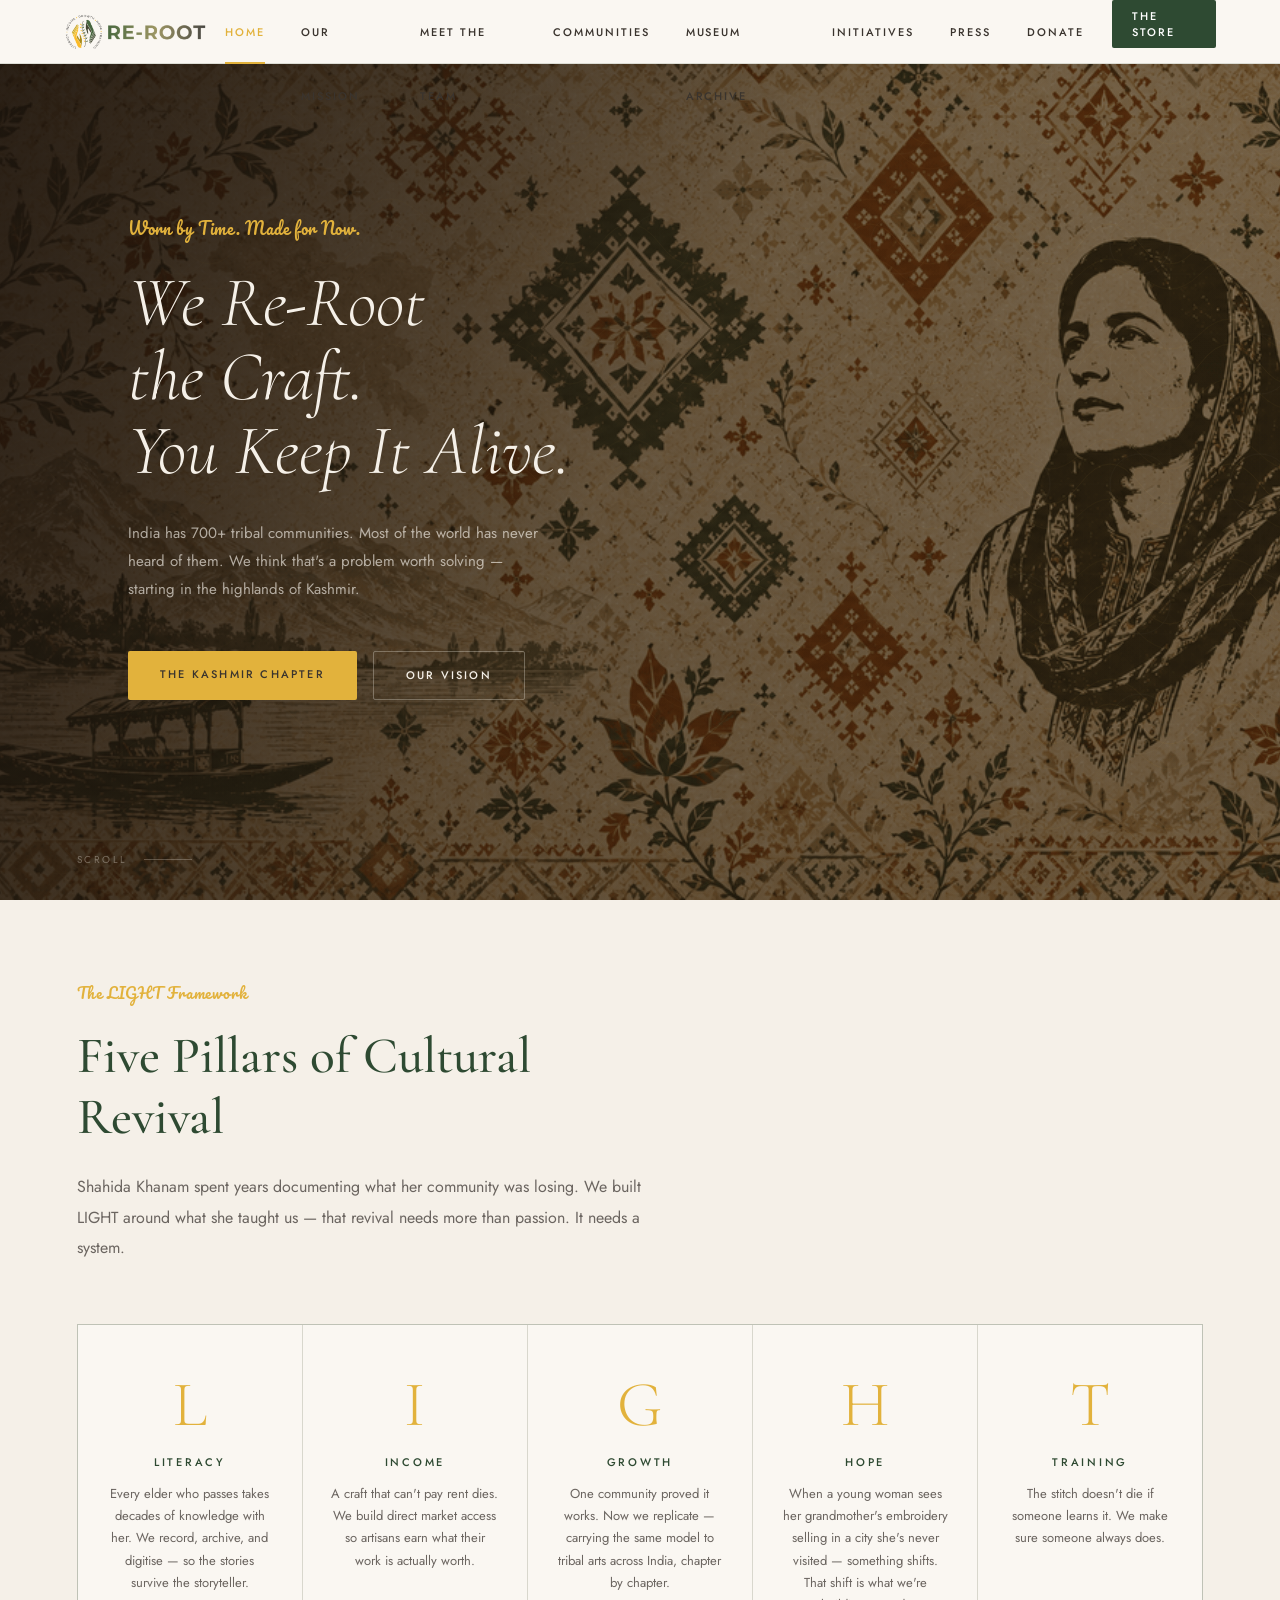
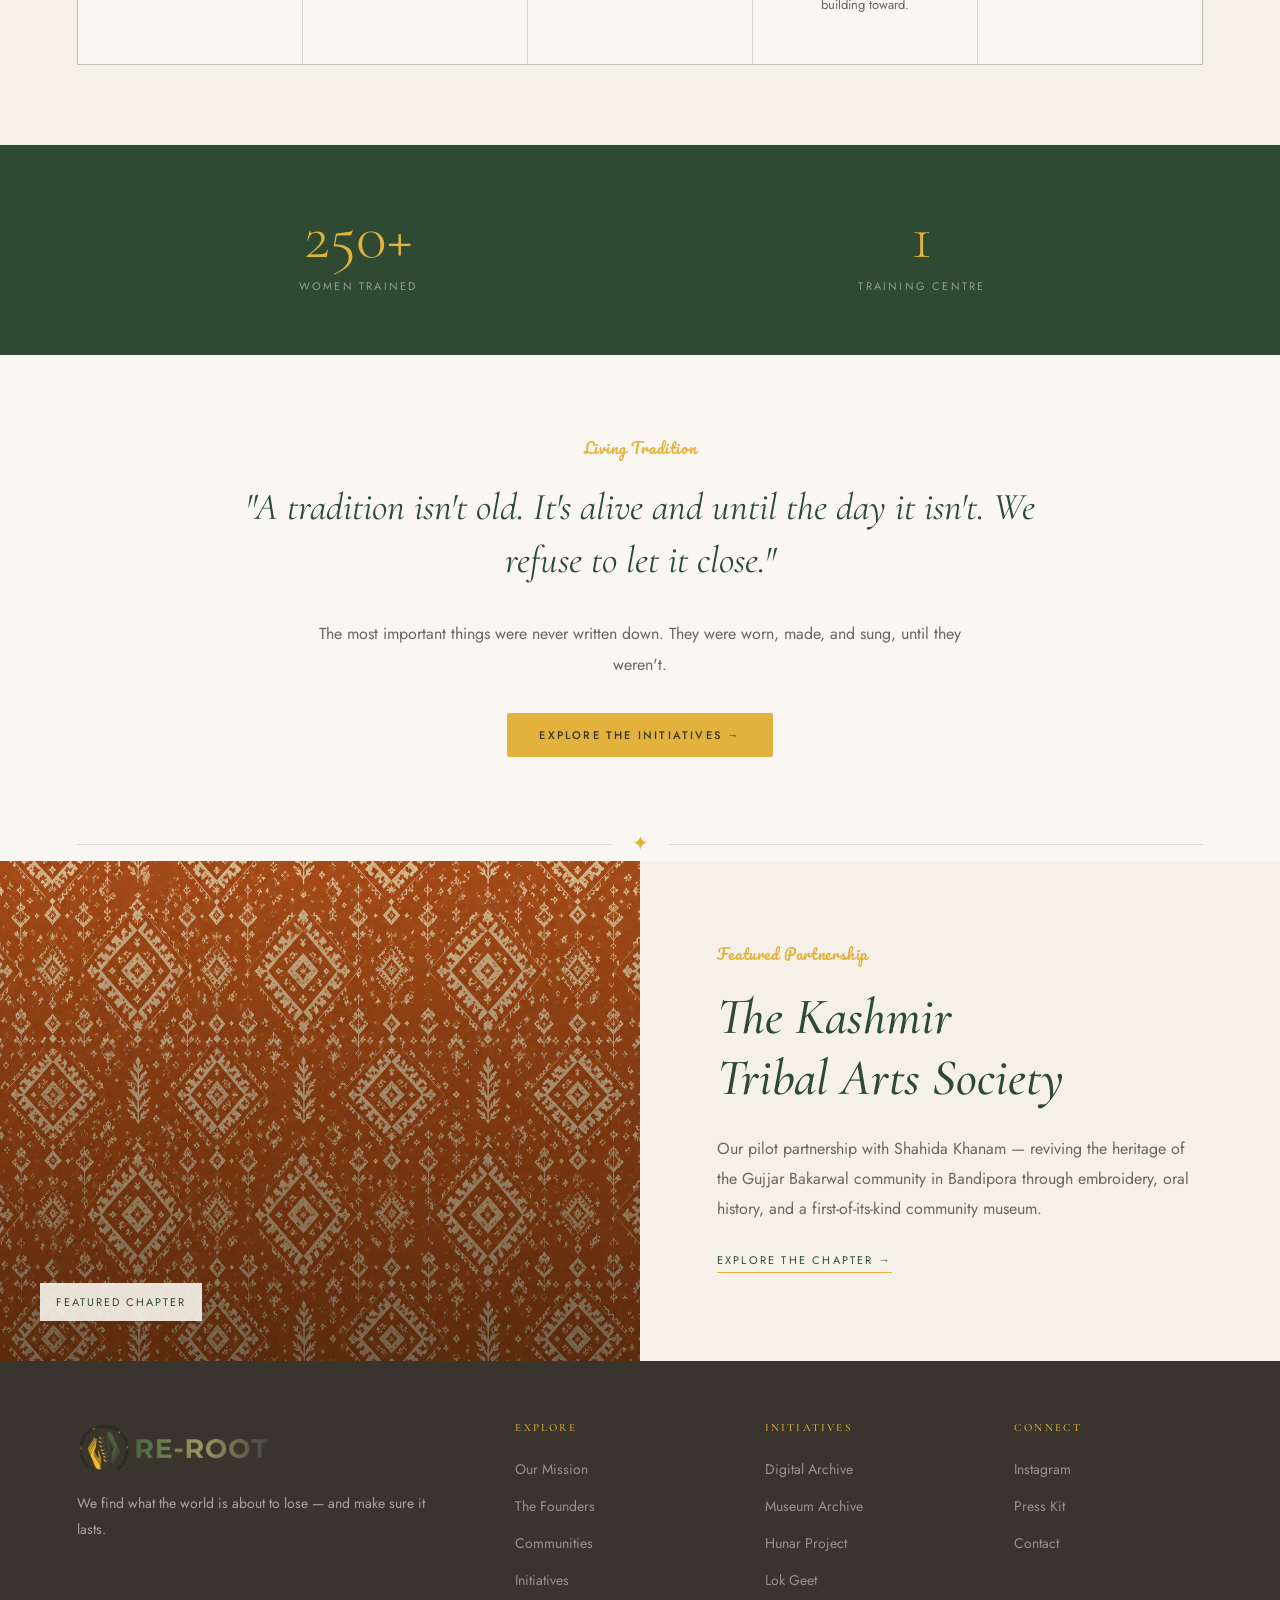
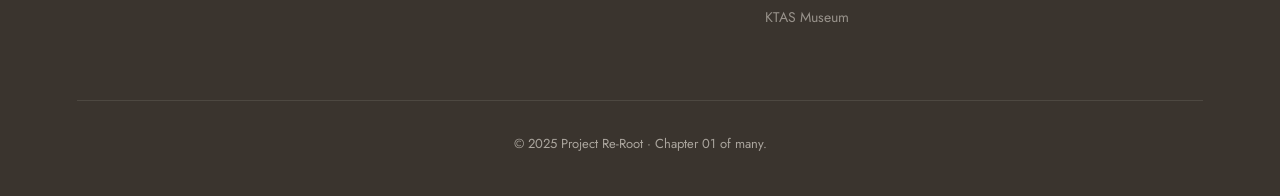
<file: index.html>
<!DOCTYPE html>
<html lang="en">
<head>
<meta charset="UTF-8">
<meta name="viewport" content="width=device-width, initial-scale=1.0">
<title>RE-ROOT - Rooted in Heritage, Woven for the Future</title>
<meta name="description" content="Project Re-Root revives living tribal traditions through storytelling, artisan partnerships, and contemporary cultural design.">
<link rel="preconnect" href="https://fonts.googleapis.com">
<link rel="preconnect" href="https://fonts.gstatic.com" crossorigin>
<link href="https://fonts.googleapis.com/css2?family=Cormorant+Garamond:ital,wght@0,300;0,400;0,500;0,600;1,300;1,400;1,500&family=Jost:wght@300;400;500&family=Pacifico&display=swap" rel="stylesheet">
<link rel="stylesheet" href="styles.css">
<script src="https://identity.netlify.com/v1/netlify-identity-widget.js"></script>
<script src="script.js" defer></script>
</head>
<body>
<nav>
  <a href="index.html" class="nav-logo">
    <img src="img/re-root-logo.png" alt="RE-ROOT">
    <span class="visually-hidden">RE-ROOT</span>
  </a>
  <ul class="nav-links">
    <li><a href="index.html" class="active" aria-current="page">Home</a></li>
    <li><a href="mission.html">Our Mission</a></li>
    <li><a href="team.html">Meet the Team</a></li>
    <li><a href="communities.html">Communities</a></li>
    <li><a href="museum-archive.html">Museum Archive</a></li>
    <li><a href="initiatives.html">Initiatives</a></li>
    <li><a href="press.html">Press</a></li>
    <li><a href="donate.html">Donate</a></li>
    <li><a href="store.html" class="nav-store">The Store</a></li>
  </ul>
  <button class="hamburger" id="hamburger" onclick="toggleMenu()" aria-label="Toggle menu">
    <span></span><span></span><span></span>
  </button>
</nav>
<div class="mobile-drawer" id="mobile-drawer">
  <a href="index.html" class="mobile-link active" aria-current="page">Home</a>
  <a href="mission.html" class="mobile-link">Our Mission</a>
  <a href="team.html" class="mobile-link">Meet the Team</a>
  <a href="communities.html" class="mobile-link">Communities</a>
  <a href="museum-archive.html" class="mobile-link">Museum Archive</a>
  <a href="initiatives.html" class="mobile-link">Initiatives</a>
  <a href="press.html" class="mobile-link">Press</a>
  <a href="donate.html" class="mobile-link">Donate</a>
  <a href="store.html" class="mobile-link mobile-link-store">The Store</a>
</div>
<div class="drawer-overlay" id="drawer-overlay" onclick="closeMenu()"></div>

<main class="page">
  <section class="hero-fullbleed">
    <div class="hero-bg-pattern hero-home-bg"></div>
    <div class="hero-bg-overlay"></div>
    <div class="hero-content">
      <div class="hero-content-inner">
        <p class="hero-tagline" id="hero-tagline">Worn by Time. Made for Now.</p>
        <h1 class="hero-h1" id="hero-title">We Re-Root<br>the Craft.<br>You Keep It Alive.</h1>
        <p class="hero-sub" id="hero-description">India has 700+ tribal communities. Most of the world has never heard of them. We think that's a problem worth solving &mdash; starting in the highlands of Kashmir.</p>
        <div class="hero-ctas">
          <a href="communities.html" class="btn-primary" id="hero-cta-primary">The Kashmir Chapter</a>
          <a href="mission.html" class="btn-ghost" id="hero-cta-secondary">Our Vision</a>
        </div>
      </div>
    </div>
    <div class="hero-scroll-hint">
      <span>Scroll</span>
      <div class="hero-scroll-line"></div>
    </div>
  </section>

  <section class="section pillars-section">
    <div style="max-width:600px">
      <p class="section-label" id="pillars-label">The LIGHT Framework</p>
      <h2 class="section-title" id="pillars-title">Five Pillars of Cultural Revival</h2>
      <p class="section-para" id="pillars-description">Shahida Khanam spent years documenting what her community was losing. We built LIGHT around what she taught us &mdash; that revival needs more than passion. It needs a system.</p>
    </div>
    <div class="pillars-grid" id="pillars-grid">
      <div class="pillar">
        <div class="pillar-letter">L</div>
        <div class="pillar-name">Literacy</div>
        <p class="pillar-desc">Every elder who passes takes decades of knowledge with her. We record, archive, and digitise &mdash; so the stories survive the storyteller.</p>
      </div>
      <div class="pillar">
        <div class="pillar-letter">I</div>
        <div class="pillar-name">Income</div>
        <p class="pillar-desc">A craft that can't pay rent dies. We build direct market access so artisans earn what their work is actually worth.</p>
      </div>
      <div class="pillar">
        <div class="pillar-letter">G</div>
        <div class="pillar-name">Growth</div>
        <p class="pillar-desc">One community proved it works. Now we replicate &mdash; carrying the same model to tribal arts across India, chapter by chapter.</p>
      </div>
      <div class="pillar">
        <div class="pillar-letter">H</div>
        <div class="pillar-name">Hope</div>
        <p class="pillar-desc">When a young woman sees her grandmother's embroidery selling in a city she's never visited &mdash; something shifts. That shift is what we're building toward.</p>
      </div>
      <div class="pillar">
        <div class="pillar-letter">T</div>
        <div class="pillar-name">Training</div>
        <p class="pillar-desc">The stitch doesn't die if someone learns it. We make sure someone always does.</p>
      </div>
    </div>
  </section>

  <div class="stat-band">
    <div class="stat-item">
      <div class="stat-num">250+</div>
      <div class="stat-label">Women Trained</div>
    </div>
    <div class="stat-item">
      <div class="stat-num">1</div>
      <div class="stat-label">Training Centre</div>
    </div>
  </div>

  <section class="section">
    <div style="max-width:800px; margin:0 auto; text-align:center">
      <p class="section-label">Living Tradition</p>
      <blockquote class="pullquote" style="border-left:none;padding-left:0;text-align:center">
        "A tradition isn't old. It's alive and until the day it isn't. We refuse to let it close."
      </blockquote>
      <p class="section-para" style="margin:0 auto 40px;text-align:center">The most important things were never written down. They were worn, made, and sung, until they weren't.</p>
      <a href="initiatives.html" class="btn-primary">Explore the Initiatives &rarr;</a>
    </div>
  </section>

  <div class="divider">
    <div class="divider-line"></div>
    <div class="divider-motif">&#10022;</div>
    <div class="divider-line"></div>
  </div>

  <section class="feature-split">
    <div class="feature-photo-panel" data-random-bg style="--bg-tint:linear-gradient(180deg, rgba(245,240,232,0.08) 0%, rgba(26,23,20,0.18) 100%)">
      <span>Featured Chapter</span>
    </div>
    <div style="padding:80px 6vw;background:var(--ivorylight)">
      <p class="section-label">Featured Partnership</p>
      <h2 class="section-title" style="font-style:italic">The Kashmir<br>Tribal Arts Society</h2>
      <p class="section-para">Our pilot partnership with Shahida Khanam &mdash; reviving the heritage of the Gujjar Bakarwal community in Bandipora through embroidery, oral history, and a first-of-its-kind community museum.</p>
      <a href="communities.html" style="font-size:11px;letter-spacing:0.2em;text-transform:uppercase;color:var(--forest);text-decoration:none;border-bottom:1px solid var(--gold);padding-bottom:4px">Explore the Chapter &rarr;</a>
    </div>
  </section>

  <footer>
    <div class="footer-grid">
      <div class="footer-brand">
        <img src="img/re-root-logo.png" alt="RE-ROOT">
        <p>We find what the world is about to lose &mdash; and make sure it lasts.</p>
      </div>
      <div class="footer-col">
        <h4>Explore</h4>
        <ul>
          <li><a href="mission.html">Our Mission</a></li>
          <li><a href="team.html">The Founders</a></li>
          <li><a href="communities.html">Communities</a></li>
          <li><a href="initiatives.html">Initiatives</a></li>
        </ul>
      </div>
      <div class="footer-col">
        <h4>Initiatives</h4>
        <ul>
          <li><a href="initiatives.html#digital">Digital Archive</a></li>
          <li><a href="museum-archive.html">Museum Archive</a></li>
          <li><a href="initiatives.html#hunar">Hunar Project</a></li>
          <li><a href="initiatives.html#lokgeet">Lok Geet</a></li>
          <li><a href="communities.html">KTAS Museum</a></li>
        </ul>
      </div>
      <div class="footer-col">
        <h4>Connect</h4>
        <ul>
          <li><a href="https://www.instagram.com/project.reroot__?igsh=MTBrZWE5NHo5NWFqdw==" target="_blank" rel="noopener noreferrer">Instagram</a></li>
          <li><a href="press.html">Press Kit</a></li>
          <li><a href="#">Contact</a></li>
        </ul>
      </div>
    </div>
    <div class="footer-bottom">
      <p>&copy; 2025 Project Re-Root &middot; Chapter 01 of many.</p>
    </div>
  </footer>
</main>
<script>
  if (window.netlifyIdentity) {
    window.netlifyIdentity.on("init", user => {
      if (!user) {
        window.netlifyIdentity.on("login", () => {
          document.location.href = "/admin/";
        });
      }
    });
  }
</script>
</body>
</html>
</file>
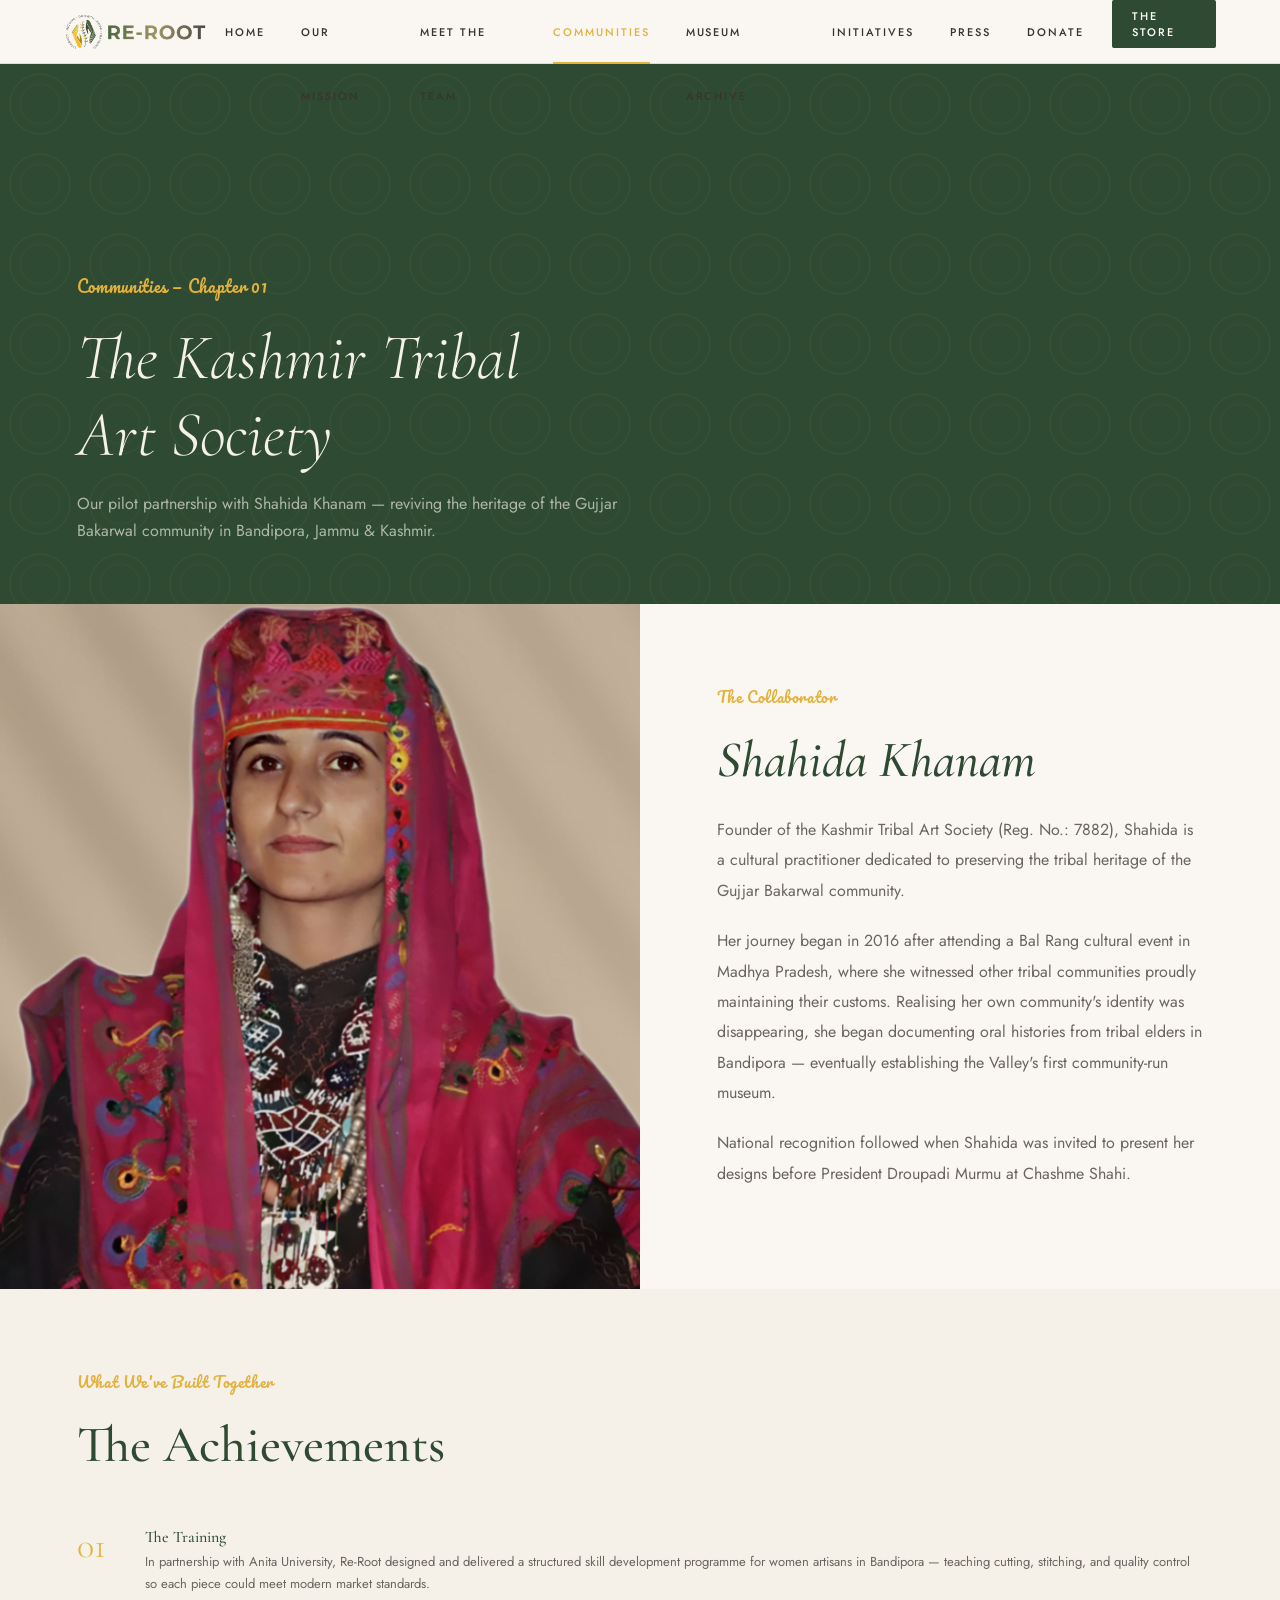
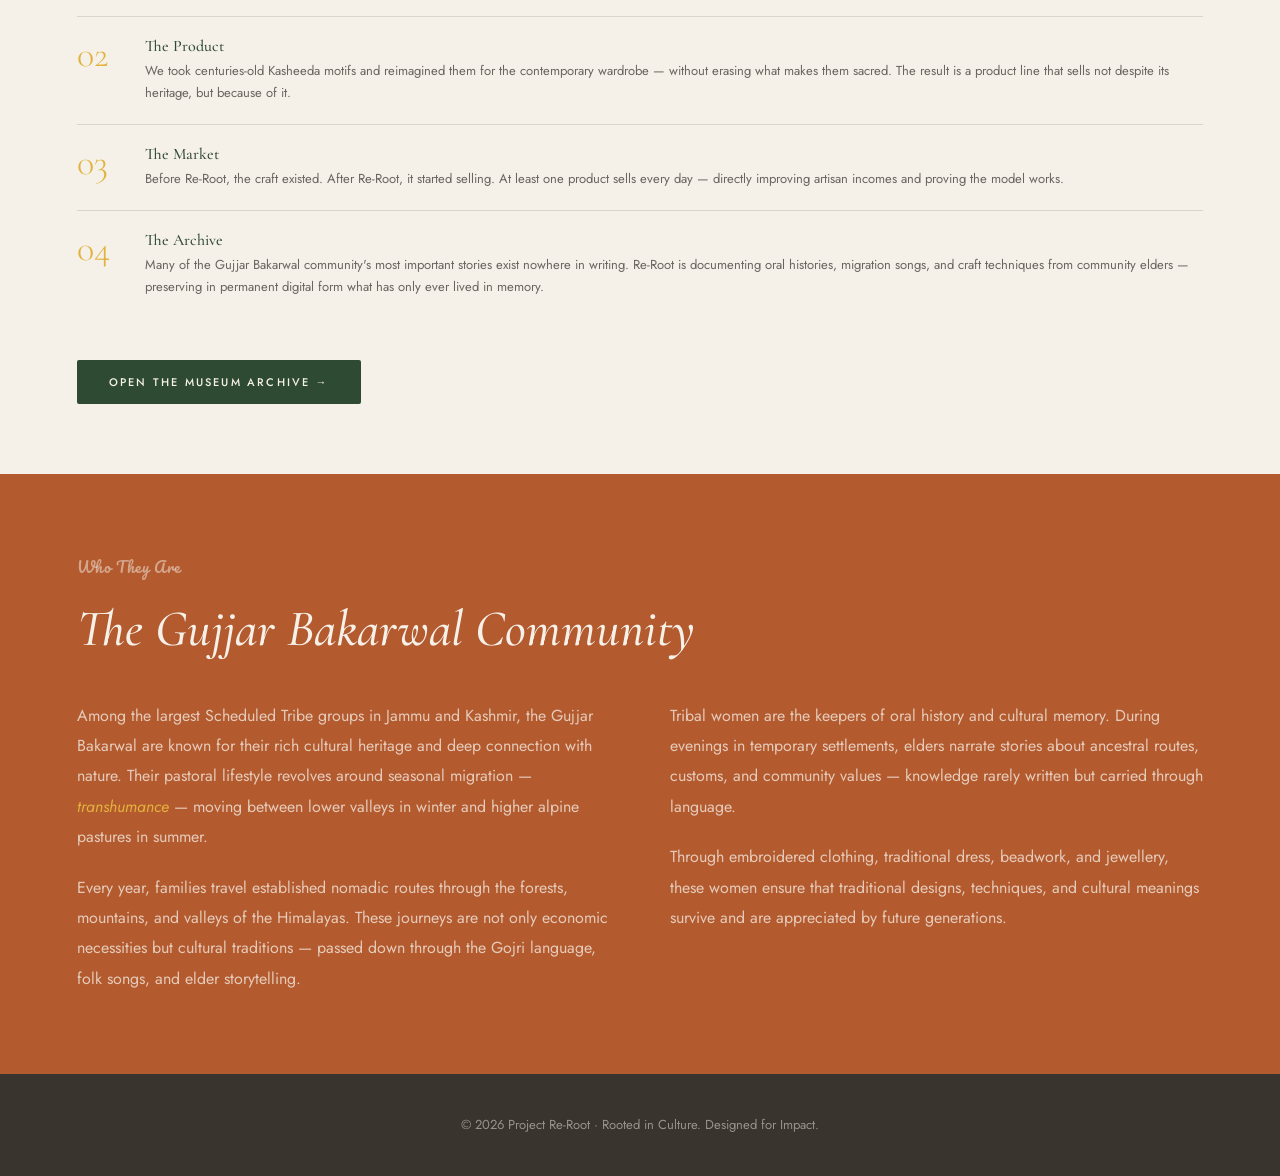
<file: communities.html>
<!DOCTYPE html>
<html lang="en">
<head>
<meta charset="UTF-8">
<meta name="viewport" content="width=device-width, initial-scale=1.0">
<title>RE-ROOT - Communities</title>
<meta name="description" content="Explore Re-Root's Kashmir Tribal Art Society partnership and the living traditions of the Gujjar Bakarwal community.">
<link rel="preconnect" href="https://fonts.googleapis.com">
<link rel="preconnect" href="https://fonts.gstatic.com" crossorigin>
<link href="https://fonts.googleapis.com/css2?family=Cormorant+Garamond:ital,wght@0,300;0,400;0,500;0,600;1,300;1,400;1,500&family=Jost:wght@300;400;500&family=Pacifico&display=swap" rel="stylesheet">
<link rel="stylesheet" href="styles.css">
<script src="script.js" defer></script>
</head>
<body>
<nav>
  <a href="index.html" class="nav-logo">
    <img src="img/re-root-logo.png" alt="RE-ROOT">
    <span class="visually-hidden">RE-ROOT</span>
  </a>
  <ul class="nav-links">
    <li><a href="index.html">Home</a></li>
    <li><a href="mission.html">Our Mission</a></li>
    <li><a href="team.html">Meet the Team</a></li>
    <li><a href="communities.html" class="active" aria-current="page">Communities</a></li>
    <li><a href="museum-archive.html">Museum Archive</a></li>
    <li><a href="initiatives.html">Initiatives</a></li>
    <li><a href="press.html">Press</a></li>
    <li><a href="donate.html">Donate</a></li>
    <li><a href="store.html" class="nav-store">The Store</a></li>
  </ul>
  <button class="hamburger" id="hamburger" onclick="toggleMenu()" aria-label="Toggle menu">
    <span></span><span></span><span></span>
  </button>
</nav>
<div class="mobile-drawer" id="mobile-drawer">
  <a href="index.html" class="mobile-link">Home</a>
  <a href="mission.html" class="mobile-link">Our Mission</a>
  <a href="team.html" class="mobile-link">Meet the Team</a>
  <a href="communities.html" class="mobile-link active" aria-current="page">Communities</a>
  <a href="museum-archive.html" class="mobile-link">Museum Archive</a>
  <a href="initiatives.html" class="mobile-link">Initiatives</a>
  <a href="press.html" class="mobile-link">Press</a>
  <a href="donate.html" class="mobile-link">Donate</a>
  <a href="store.html" class="mobile-link mobile-link-store">The Store</a>
</div>
<div class="drawer-overlay" id="drawer-overlay" onclick="closeMenu()"></div>

<main class="page">
  <div class="ktas-hero" data-random-bg style="--bg-tint:linear-gradient(180deg, rgba(46,74,50,0.82) 0%, rgba(46,74,50,0.9) 100%)">
    <div class="ktas-hero-content">
      <p class="section-label" id="comm-hero-label">Communities &mdash; Chapter 01</p>
      <h1 id="comm-hero-title">The Kashmir Tribal<br><em>Art Society</em></h1>
      <p id="comm-hero-desc">Our pilot partnership with Shahida Khanam &mdash; reviving the heritage of the Gujjar Bakarwal community in Bandipora, Jammu &amp; Kashmir.</p>
    </div>
  </div>

  <div class="ktas-split">
    <div class="ktas-img-col portrait-cover">
      <img src="img/shahida khanum.png" alt="Shahida Khanam in traditional attire" id="comm-collab-img">
    </div>
    <div class="ktas-text-col" id="comm-collab-text-container">
      <p class="section-label" id="comm-collab-label">The Collaborator</p>
      <h2 class="section-title" id="comm-collab-name" style="font-style:italic">Shahida Khanam</h2>
      <!-- Loaded dynamically via script.js -->
    </div>
  </div>

  <section class="section" style="background:var(--ivorylight)">
    <p class="section-label" id="comm-ach-label">What We've Built Together</p>
    <h2 class="section-title" id="comm-ach-title">The Achievements</h2>
    <ul class="achievement-list" id="comm-achievements-list">
      <!-- Loaded dynamically via script.js -->
    </ul>
    <div style="margin-top:48px">
      <a href="museum-archive.html" class="btn-primary" style="background:var(--forest);color:var(--ivorylight)">Open the Museum Archive &rarr;</a>
    </div>
  </section>

  <div class="community-band">
    <p class="section-label" style="color:rgba(245,240,232,0.5)">Who They Are</p>
    <h2 class="section-title">The Gujjar Bakarwal Community</h2>
    <div class="community-grid">
      <div>
        <p style="color:rgba(245,240,232,0.75);line-height:1.9;margin-bottom:20px">Among the largest Scheduled Tribe groups in Jammu and Kashmir, the Gujjar Bakarwal are known for their rich cultural heritage and deep connection with nature. Their pastoral lifestyle revolves around seasonal migration &mdash; <em style="color:var(--gold)">transhumance</em> &mdash; moving between lower valleys in winter and higher alpine pastures in summer.</p>
        <p style="color:rgba(245,240,232,0.75);line-height:1.9">Every year, families travel established nomadic routes through the forests, mountains, and valleys of the Himalayas. These journeys are not only economic necessities but cultural traditions &mdash; passed down through the Gojri language, folk songs, and elder storytelling.</p>
      </div>
      <div>
        <p style="color:rgba(245,240,232,0.75);line-height:1.9;margin-bottom:20px">Tribal women are the keepers of oral history and cultural memory. During evenings in temporary settlements, elders narrate stories about ancestral routes, customs, and community values &mdash; knowledge rarely written but carried through language.</p>
        <p style="color:rgba(245,240,232,0.75);line-height:1.9">Through embroidered clothing, traditional dress, beadwork, and jewellery, these women ensure that traditional designs, techniques, and cultural meanings survive and are appreciated by future generations.</p>
      </div>
    </div>
  </div>

  <footer style="background:var(--dye);color:rgba(245,240,232,0.5);padding:40px 6vw;text-align:center;font-size:13px">
    <p>&copy; 2026 Project Re-Root &middot; Rooted in Culture. Designed for Impact.</p>
  </footer>
</main>
</body>
</html>
</file>
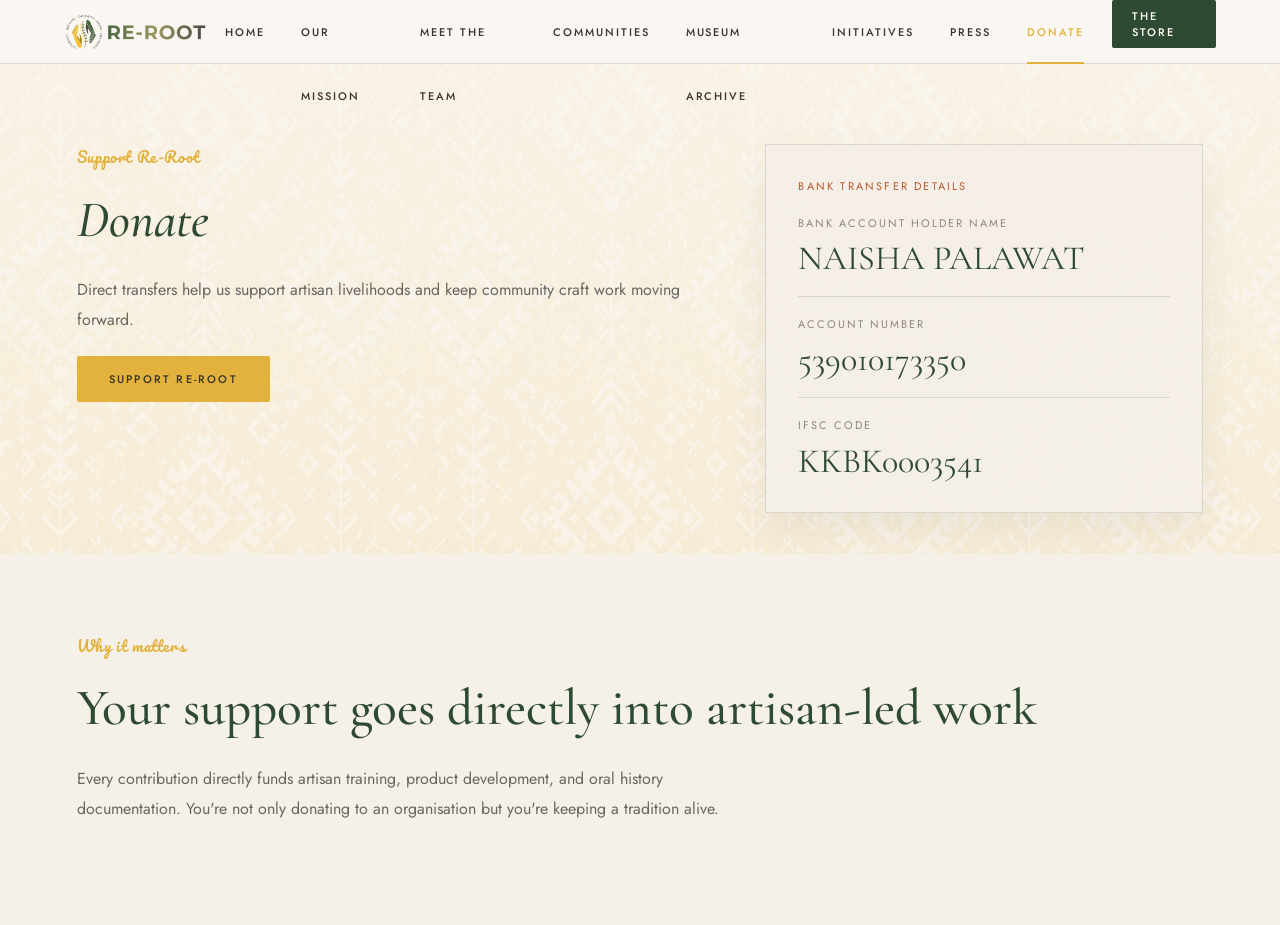
<file: donate.html>
<!DOCTYPE html>
<html lang="en">
<head>
<meta charset="UTF-8">
<meta name="viewport" content="width=device-width, initial-scale=1.0">
<title>RE-ROOT - Donate</title>
<meta name="description" content="Support Project Re-Root through future donation initiatives.">
<link rel="preconnect" href="https://fonts.googleapis.com">
<link rel="preconnect" href="https://fonts.gstatic.com" crossorigin>
<link href="https://fonts.googleapis.com/css2?family=Cormorant+Garamond:ital,wght@0,300;0,400;0,500;0,600;1,300;1,400;1,500&family=Jost:wght@300;400;500&family=Pacifico&display=swap" rel="stylesheet">
<link rel="stylesheet" href="styles.css">
<script src="script.js" defer></script>
</head>
<body>
<nav>
  <a href="index.html" class="nav-logo">
    <img src="img/re-root-logo.png" alt="RE-ROOT">
    <span class="visually-hidden">RE-ROOT</span>
  </a>
  <ul class="nav-links">
    <li><a href="index.html">Home</a></li>
    <li><a href="mission.html">Our Mission</a></li>
    <li><a href="team.html">Meet the Team</a></li>
    <li><a href="communities.html">Communities</a></li>
    <li><a href="museum-archive.html">Museum Archive</a></li>
    <li><a href="initiatives.html">Initiatives</a></li>
    <li><a href="press.html">Press</a></li>
    <li><a href="donate.html" class="active" aria-current="page">Donate</a></li>
    <li><a href="store.html" class="nav-store">The Store</a></li>
  </ul>
  <button class="hamburger" id="hamburger" onclick="toggleMenu()" aria-label="Toggle menu">
    <span></span><span></span><span></span>
  </button>
</nav>
<div class="mobile-drawer" id="mobile-drawer">
  <a href="index.html" class="mobile-link">Home</a>
  <a href="mission.html" class="mobile-link">Our Mission</a>
  <a href="team.html" class="mobile-link">Meet the Team</a>
  <a href="communities.html" class="mobile-link">Communities</a>
  <a href="museum-archive.html" class="mobile-link">Museum Archive</a>
  <a href="initiatives.html" class="mobile-link">Initiatives</a>
  <a href="press.html" class="mobile-link">Press</a>
  <a href="donate.html" class="mobile-link active" aria-current="page">Donate</a>
  <a href="store.html" class="mobile-link mobile-link-store">The Store</a>
</div>
<div class="drawer-overlay" id="drawer-overlay" onclick="closeMenu()"></div>

<main class="page">
  <section class="section store-header pattern-header-bg donate-hero">
    <div class="donate-hero-copy">
      <p class="section-label" id="donate-hero-label">Support Re-Root</p>
      <h1 class="section-title" id="donate-hero-title" style="font-style:italic">Donate</h1>
      <p class="section-para" id="donate-hero-desc">Direct transfers help us support artisan livelihoods and keep community craft work moving forward.</p>
      <div class="hero-ctas">
        <a href="#bank-details" class="btn-primary" id="donate-hero-cta">SUPPORT RE-ROOT</a>
      </div>
    </div>
    <aside class="donate-card" id="bank-details">
      <p class="donate-card-label" id="donate-card-label">Bank transfer details</p>
      <dl class="donate-details">
        <div class="donate-detail">
          <dt id="donate-bank-holder-label">Bank account holder name</dt>
          <dd id="donate-bank-holder-val">NAISHA PALAWAT</dd>
        </div>
        <div class="donate-detail">
          <dt id="donate-account-label">Account number</dt>
          <dd id="donate-account-val">539010173350</dd>
        </div>
        <div class="donate-detail">
          <dt id="donate-ifsc-label">IFSC code</dt>
          <dd id="donate-ifsc-val">KKBK0003541</dd>
        </div>
      </dl>
    </aside>
  </section>

  <section class="section donate-note">
    <p class="section-label" id="donate-note-label">Why it matters</p>
    <h2 class="section-title" id="donate-note-title">Your support goes directly into artisan-led work</h2>
    <p class="section-para" id="donate-note-desc">Every contribution directly funds artisan training, product development, and oral history documentation. You're not only donating to an organisation but you're keeping a tradition alive.</p>
  </section>
</main>
</body>
</html>
</file>
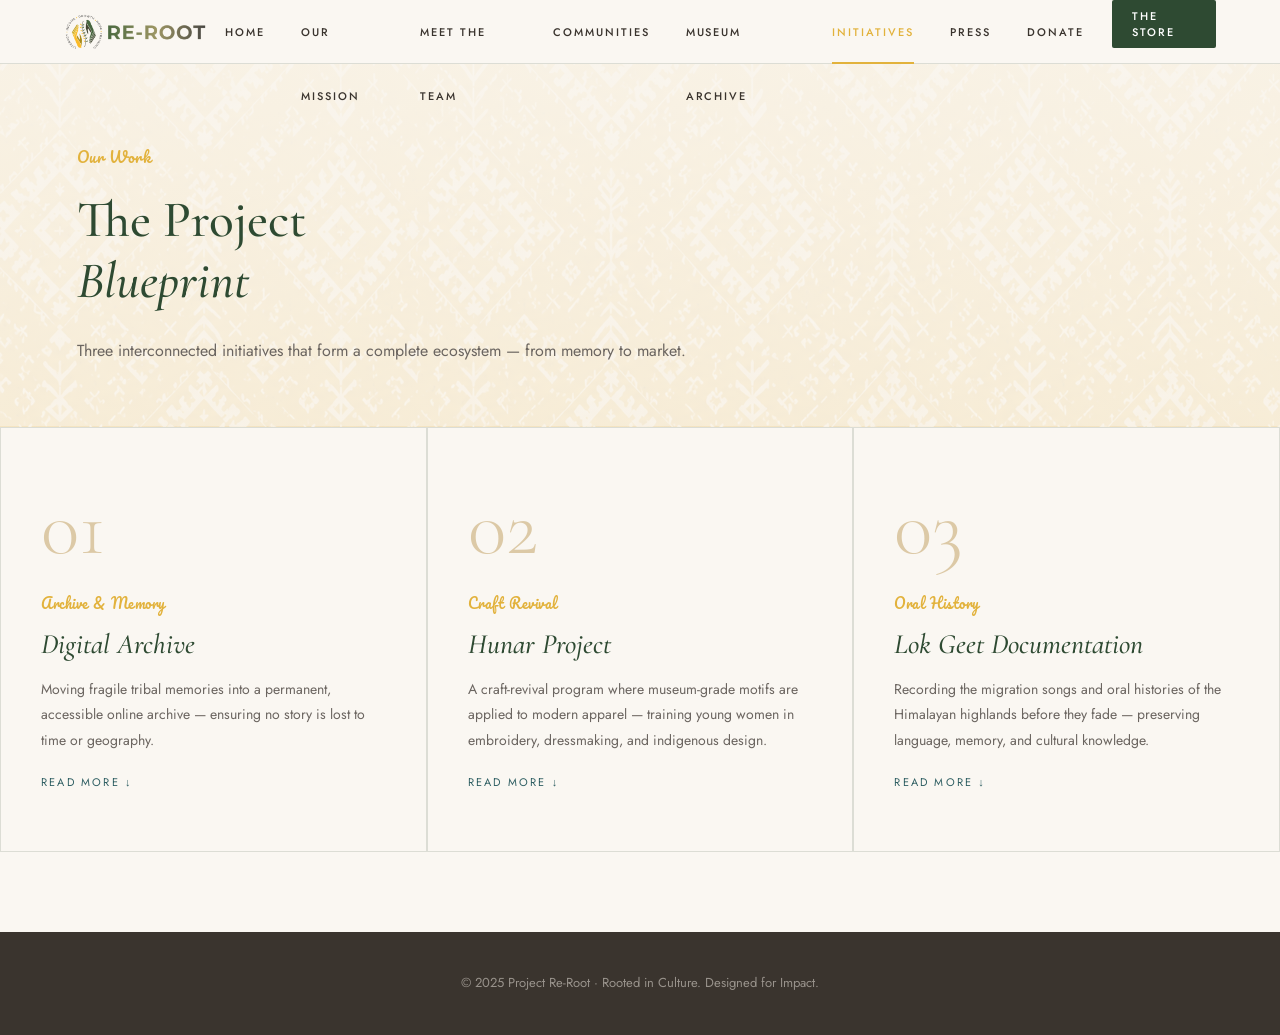
<file: initiatives.html>
<!DOCTYPE html>
<html lang="en">
<head>
<meta charset="UTF-8">
<meta name="viewport" content="width=device-width, initial-scale=1.0">
<title>RE-ROOT - Initiatives</title>
<meta name="description" content="Explore the digital archive, Hunar Project, and oral history initiatives shaping Re-Root's cultural preservation work.">
<link rel="preconnect" href="https://fonts.googleapis.com">
<link rel="preconnect" href="https://fonts.gstatic.com" crossorigin>
<link href="https://fonts.googleapis.com/css2?family=Cormorant+Garamond:ital,wght@0,300;0,400;0,500;0,600;1,300;1,400;1,500&family=Jost:wght@300;400;500&family=Pacifico&display=swap" rel="stylesheet">
<link rel="stylesheet" href="styles.css">
<script src="script.js" defer></script>
</head>
<body>
<nav>
  <a href="index.html" class="nav-logo">
    <img src="img/re-root-logo.png" alt="RE-ROOT">
    <span class="visually-hidden">RE-ROOT</span>
  </a>
  <ul class="nav-links">
    <li><a href="index.html">Home</a></li>
    <li><a href="mission.html">Our Mission</a></li>
    <li><a href="team.html">Meet the Team</a></li>
    <li><a href="communities.html">Communities</a></li>
    <li><a href="museum-archive.html">Museum Archive</a></li>
    <li><a href="initiatives.html" class="active" aria-current="page">Initiatives</a></li>
    <li><a href="press.html">Press</a></li>
    <li><a href="donate.html">Donate</a></li>
    <li><a href="store.html" class="nav-store">The Store</a></li>
  </ul>
  <button class="hamburger" id="hamburger" onclick="toggleMenu()" aria-label="Toggle menu">
    <span></span><span></span><span></span>
  </button>
</nav>
<div class="mobile-drawer" id="mobile-drawer">
  <a href="index.html" class="mobile-link">Home</a>
  <a href="mission.html" class="mobile-link">Our Mission</a>
  <a href="team.html" class="mobile-link">Meet the Team</a>
  <a href="communities.html" class="mobile-link">Communities</a>
  <a href="museum-archive.html" class="mobile-link">Museum Archive</a>
  <a href="initiatives.html" class="mobile-link active" aria-current="page">Initiatives</a>
  <a href="press.html" class="mobile-link">Press</a>
  <a href="donate.html" class="mobile-link">Donate</a>
  <a href="store.html" class="mobile-link mobile-link-store">The Store</a>
</div>
<div class="drawer-overlay" id="drawer-overlay" onclick="closeMenu()"></div>

<main class="page">
  <div class="projects-header store-header pattern-header-bg">
    <p class="section-label" id="init-header-label">Our Work</p>
    <h1 class="section-title" id="init-header-title">The Project<br><em>Blueprint</em></h1>
    <p class="section-para" id="init-header-desc" style="margin-top:16px">Three interconnected initiatives that form a complete ecosystem &mdash; from memory to market.</p>
  </div>

  <div class="projects-grid">
    <div class="project-card" onclick="toggleProject('digital')">
      <div class="project-num">01</div>
      <p class="project-tag">Archive &amp; Memory</p>
      <h3 class="project-title">Digital Archive</h3>
      <p class="project-desc">Moving fragile tribal memories into a permanent, accessible online archive &mdash; ensuring no story is lost to time or geography.</p>
      <p style="margin-top:20px;font-size:11px;letter-spacing:0.2em;text-transform:uppercase;color:var(--indigo)">Read More &#8595;</p>
    </div>
    <div class="project-card" onclick="toggleProject('hunar')">
      <div class="project-num">02</div>
      <p class="project-tag">Craft Revival</p>
      <h3 class="project-title">Hunar Project</h3>
      <p class="project-desc">A craft-revival program where museum-grade motifs are applied to modern apparel &mdash; training young women in embroidery, dressmaking, and indigenous design.</p>
      <p style="margin-top:20px;font-size:11px;letter-spacing:0.2em;text-transform:uppercase;color:var(--indigo)">Read More &#8595;</p>
    </div>
    <div class="project-card" onclick="toggleProject('lokgeet')">
      <div class="project-num">03</div>
      <p class="project-tag">Oral History</p>
      <h3 class="project-title">Lok Geet Documentation</h3>
      <p class="project-desc">Recording the migration songs and oral histories of the Himalayan highlands before they fade &mdash; preserving language, memory, and cultural knowledge.</p>
      <p style="margin-top:20px;font-size:11px;letter-spacing:0.2em;text-transform:uppercase;color:var(--indigo)">Read More &#8595;</p>
    </div>
  </div>

  <div id="expand-digital" class="project-expand">
    <div style="max-width:800px">
      <p class="section-label">Online Museum Archive</p>
      <h2 class="section-title" style="font-style:italic">Digital Preservation Initiative</h2>
      <p class="section-para">One of the key initiatives of Re-Root is the collaboration with Kashmir Tribal Art Society (KTAS) in curating the digital preparation of the museum collection. We are working to create an online museum archive where artefacts, photographs, and cultural narratives are documented and made accessible through digital platforms.</p>
      <p class="section-para">This initiative helps preserve fragile materials, expand access for researchers and students, and allow people from different parts of the world to learn about Gujjar Bakarwal heritage &mdash; removing geography as a barrier to cultural understanding.</p>
      <div style="margin-top:28px">
        <a href="museum-archive.html" class="btn-primary" style="background:var(--forest);color:var(--ivorylight)">Browse the Museum Archive &rarr;</a>
      </div>
    </div>
  </div>

  <div id="expand-hunar" class="project-expand">
    <div style="max-width:800px">
      <p class="section-label">Craft Revival Program</p>
      <h2 class="section-title" style="font-style:italic">The Hunar Project</h2>
      <p class="section-para">The Hunar Project focuses on reviving traditional tribal crafts by training young women in embroidery, dressmaking, jewellery making, and indigenous design. The program preserves cultural knowledge while creating sustainable livelihood opportunities and strengthening pride in Gujjar-Bakarwal heritage.</p>
      <p class="section-para">By working directly with community artisans, we ensure that museum-grade motifs &mdash; those carrying centuries of cultural meaning &mdash; are faithfully applied to contemporary garments, bridging the ancestral and the modern.</p>
    </div>
  </div>

  <div id="expand-lokgeet" class="project-expand">
    <div style="max-width:800px">
      <p class="section-label">Oral History Documentation</p>
      <h2 class="section-title" style="font-style:italic">The Lok Geet Project</h2>
      <p class="section-para">The Lok Geet Project documents traditional folk songs and oral narratives of Gujjar and Bakarwal communities. The project records elders singing lok geet &mdash; preserving language, migration memories, and cultural knowledge encoded in melody and verse.</p>
      <p class="section-para">These recordings are being safeguarded in our digital archive, ensuring these living traditions are available for future generations and researchers who would otherwise have no access to this disappearing knowledge.</p>
    </div>
  </div>

  <footer style="background:var(--dye);color:rgba(245,240,232,0.5);padding:40px 6vw;text-align:center;font-size:13px;margin-top:80px">
    <p>&copy; 2025 Project Re-Root &middot; Rooted in Culture. Designed for Impact.</p>
  </footer>
</main>
</body>
</html>
</file>
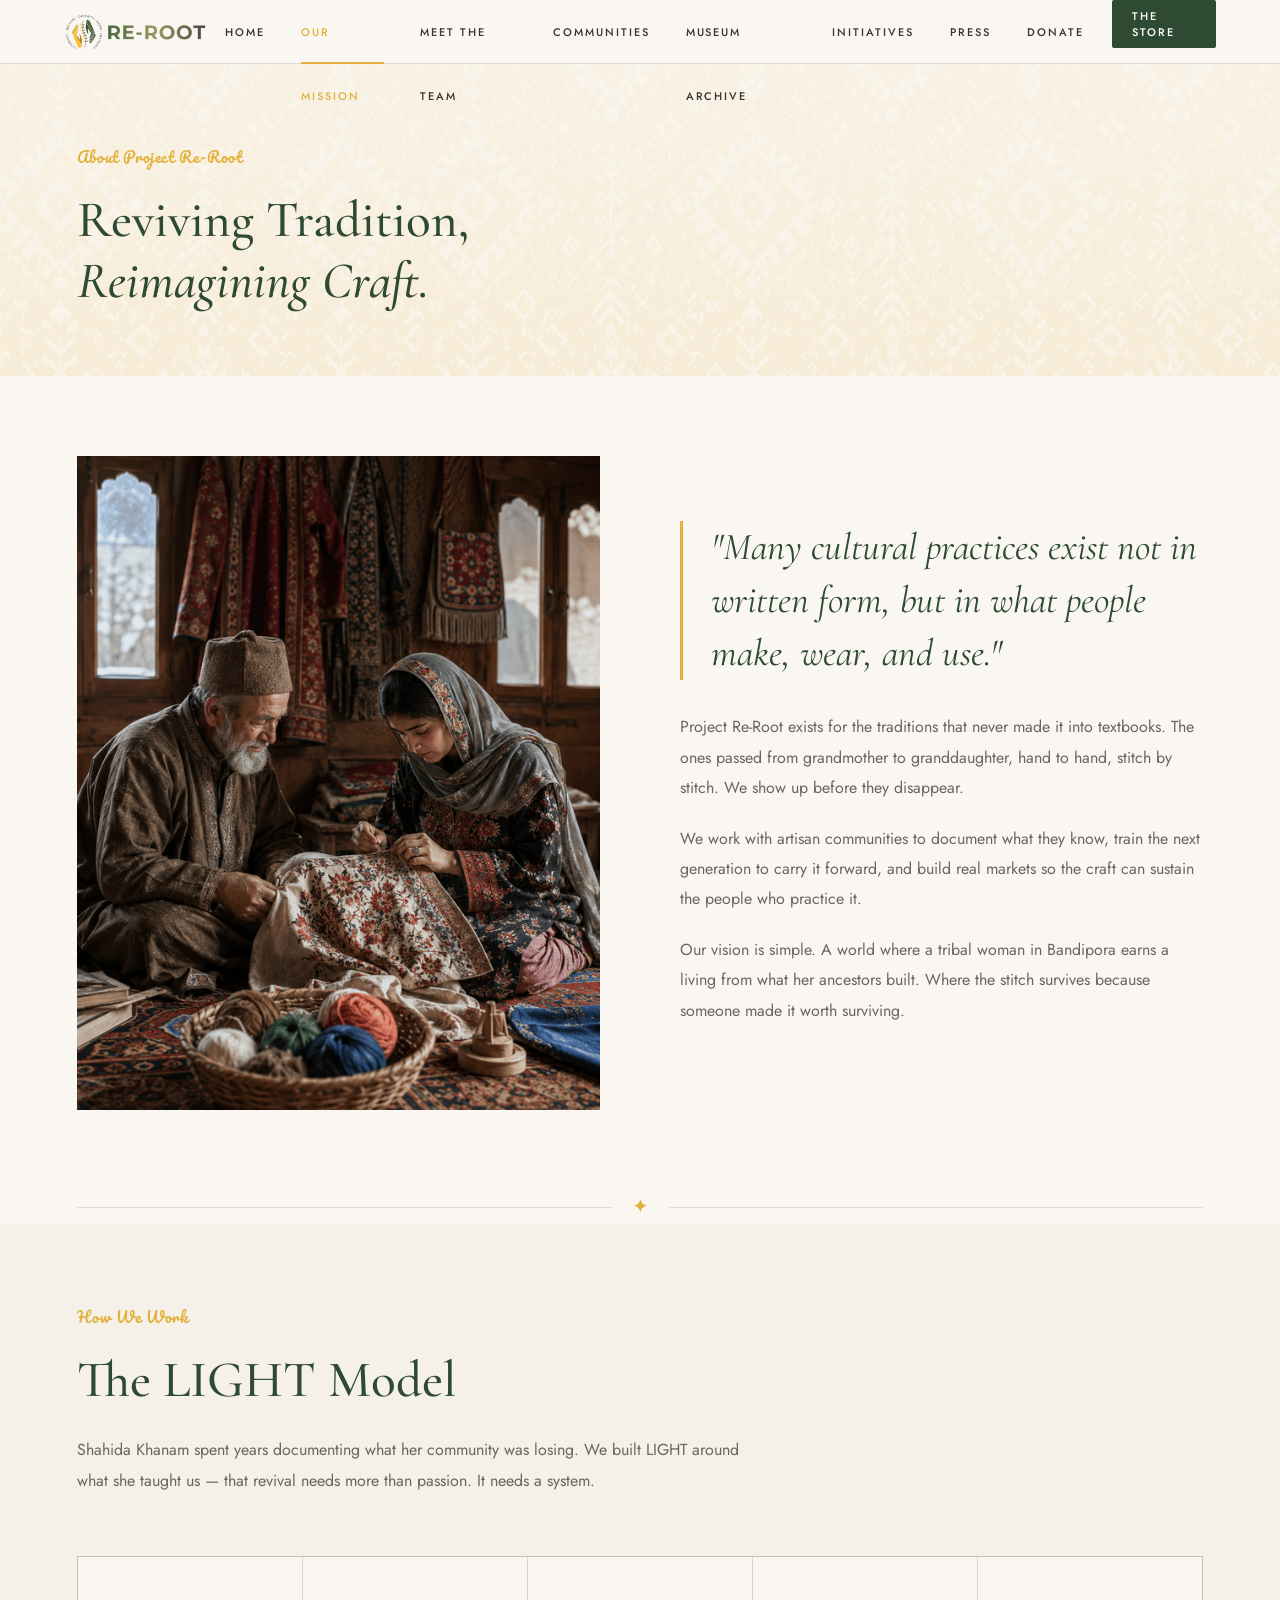
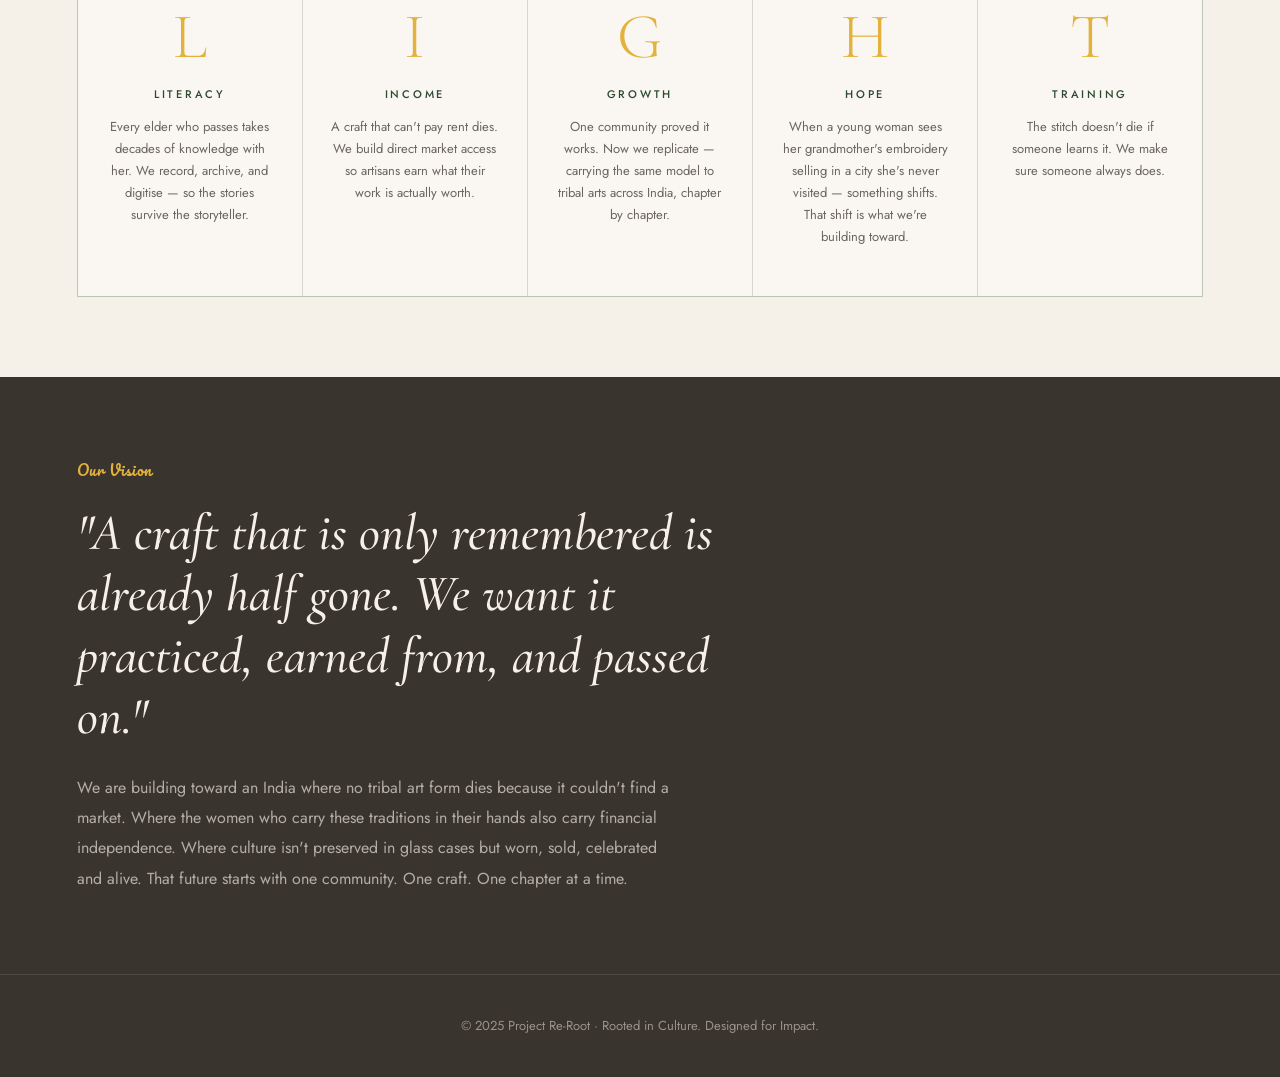
<file: mission.html>
<!DOCTYPE html>
<html lang="en">
<head>
<meta charset="UTF-8">
<meta name="viewport" content="width=device-width, initial-scale=1.0">
<title>RE-ROOT - Our Mission</title>
<meta name="description" content="Learn how Project Re-Root preserves oral history, supports artisans, and builds living cultural archives.">
<link rel="preconnect" href="https://fonts.googleapis.com">
<link rel="preconnect" href="https://fonts.gstatic.com" crossorigin>
<link href="https://fonts.googleapis.com/css2?family=Cormorant+Garamond:ital,wght@0,300;0,400;0,500;0,600;1,300;1,400;1,500&family=Jost:wght@300;400;500&family=Pacifico&display=swap" rel="stylesheet">
<link rel="stylesheet" href="styles.css">
<script src="script.js" defer></script>
</head>
<body>
<nav>
  <a href="index.html" class="nav-logo">
    <img src="img/re-root-logo.png" alt="RE-ROOT">
    <span class="visually-hidden">RE-ROOT</span>
  </a>
  <ul class="nav-links">
    <li><a href="index.html">Home</a></li>
    <li><a href="mission.html" class="active" aria-current="page">Our Mission</a></li>
    <li><a href="team.html">Meet the Team</a></li>
    <li><a href="communities.html">Communities</a></li>
    <li><a href="museum-archive.html">Museum Archive</a></li>
    <li><a href="initiatives.html">Initiatives</a></li>
    <li><a href="press.html">Press</a></li>
    <li><a href="donate.html">Donate</a></li>
    <li><a href="store.html" class="nav-store">The Store</a></li>
  </ul>
  <button class="hamburger" id="hamburger" onclick="toggleMenu()" aria-label="Toggle menu">
    <span></span><span></span><span></span>
  </button>
</nav>
<div class="mobile-drawer" id="mobile-drawer">
  <a href="index.html" class="mobile-link">Home</a>
  <a href="mission.html" class="mobile-link active" aria-current="page">Our Mission</a>
  <a href="team.html" class="mobile-link">Meet the Team</a>
  <a href="communities.html" class="mobile-link">Communities</a>
  <a href="museum-archive.html" class="mobile-link">Museum Archive</a>
  <a href="initiatives.html" class="mobile-link">Initiatives</a>
  <a href="press.html" class="mobile-link">Press</a>
  <a href="donate.html" class="mobile-link">Donate</a>
  <a href="store.html" class="mobile-link mobile-link-store">The Store</a>
</div>
<div class="drawer-overlay" id="drawer-overlay" onclick="closeMenu()"></div>

<main class="page">
  <section class="section store-header pattern-header-bg" style="background-color:var(--ivorylight);padding-bottom:40px">
    <p class="section-label" id="mission-header-label">About Project Re-Root</p>
    <h1 class="section-title" id="mission-header-title">Reviving Tradition,<br><em>Reimagining Craft.</em></h1>
  </section>

  <section class="section mission-grid">
    <div>
      <div class="mission-img">
        <img src="img/feature.png" alt="Artisan craftwork and textile storytelling" id="mission-feature-img">
      </div>
    </div>
    <div id="mission-paragraphs-container">
      <blockquote class="pullquote" id="mission-quote">
        "Many cultural practices exist not in written form, but in what people make, wear, and use."
      </blockquote>
      <!-- Loaded dynamically via script.js -->
    </div>
  </section>

  <div class="divider">
    <div class="divider-line"></div>
    <div class="divider-motif">&#10022;</div>
    <div class="divider-line"></div>
  </div>

  <section class="section pillars-section">
    <p class="section-label">How We Work</p>
    <h2 class="section-title">The LIGHT Model</h2>
    <p class="section-para">Shahida Khanam spent years documenting what her community was losing. We built LIGHT around what she taught us &mdash; that revival needs more than passion. It needs a system.</p>
    <div class="pillars-grid">
      <div class="pillar">
        <div class="pillar-letter">L</div>
        <div class="pillar-name">Literacy</div>
        <p class="pillar-desc">Every elder who passes takes decades of knowledge with her. We record, archive, and digitise &mdash; so the stories survive the storyteller.</p>
      </div>
      <div class="pillar">
        <div class="pillar-letter">I</div>
        <div class="pillar-name">Income</div>
        <p class="pillar-desc">A craft that can't pay rent dies. We build direct market access so artisans earn what their work is actually worth.</p>
      </div>
      <div class="pillar">
        <div class="pillar-letter">G</div>
        <div class="pillar-name">Growth</div>
        <p class="pillar-desc">One community proved it works. Now we replicate &mdash; carrying the same model to tribal arts across India, chapter by chapter.</p>
      </div>
      <div class="pillar">
        <div class="pillar-letter">H</div>
        <div class="pillar-name">Hope</div>
        <p class="pillar-desc">When a young woman sees her grandmother's embroidery selling in a city she's never visited &mdash; something shifts. That shift is what we're building toward.</p>
      </div>
      <div class="pillar">
        <div class="pillar-letter">T</div>
        <div class="pillar-name">Training</div>
        <p class="pillar-desc">The stitch doesn't die if someone learns it. We make sure someone always does.</p>
      </div>
    </div>
  </section>

  <section class="section" style="background:var(--dye);color:var(--ivorylight)">
    <p class="section-label" style="color:var(--gold)">Our Vision</p>
    <h2 class="section-title" style="color:var(--ivorylight);font-style:italic;max-width:700px">
      "A craft that is only remembered is already half gone. We want it practiced, earned from, and passed on."
    </h2>
    <p style="color:rgba(245,240,232,0.65);max-width:600px;margin-top:24px;line-height:1.9">
      We are building toward an India where no tribal art form dies because it couldn't find a market. Where the women who carry these traditions in their hands also carry financial independence. Where culture isn't preserved in glass cases but worn, sold, celebrated and alive. That future starts with one community. One craft. One chapter at a time.
    </p>
  </section>

  <footer style="background:var(--dye);color:rgba(245,240,232,0.5);padding:40px 6vw;text-align:center;font-size:13px;border-top:1px solid rgba(245,240,232,0.1)">
    <p>&copy; 2025 Project Re-Root &middot; Rooted in Culture. Designed for Impact.</p>
  </footer>
</main>
</body>
</html>
</file>
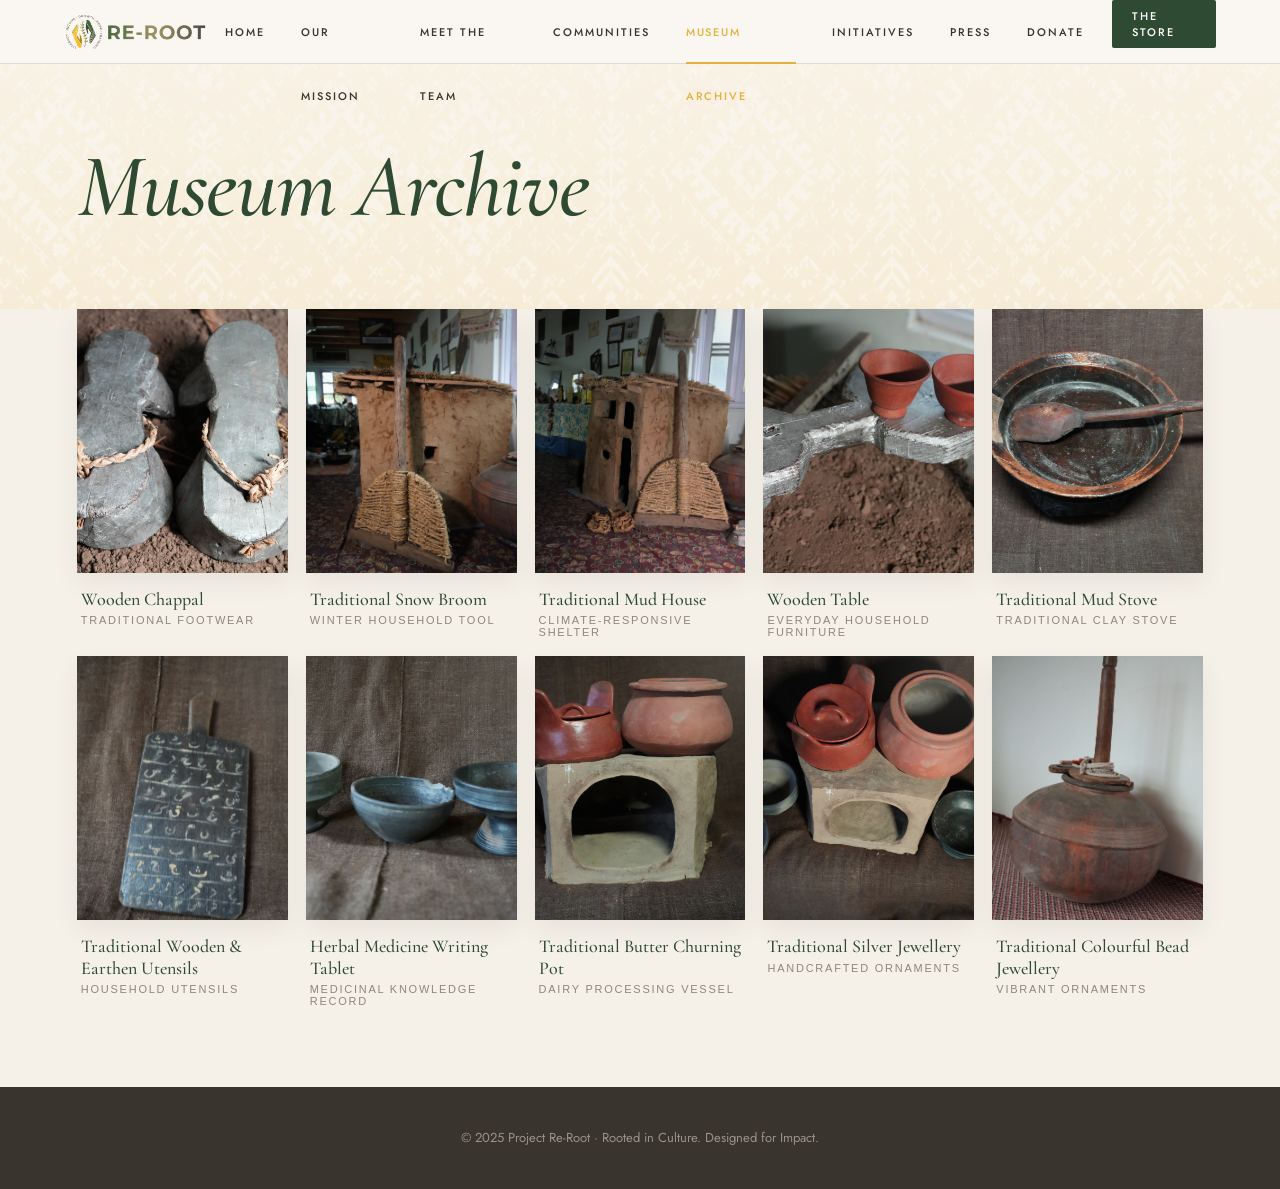
<file: museum-archive.html>
<!DOCTYPE html>
<html lang="en">
<head>
<meta charset="UTF-8">
<meta name="viewport" content="width=device-width, initial-scale=1.0">
<title>RE-ROOT - Museum Archive</title>
<meta name="description" content="Museum Archive is a simple gallery page for browsing archive images in a lightbox.">
<link rel="preconnect" href="https://fonts.googleapis.com">
<link rel="preconnect" href="https://fonts.gstatic.com" crossorigin>
<link href="https://fonts.googleapis.com/css2?family=Cormorant+Garamond:ital,wght@0,300;0,400;0,500;0,600;1,300;1,400;1,500&family=Jost:wght@300;400;500&family=Pacifico&display=swap" rel="stylesheet">
<link rel="stylesheet" href="styles.css">
<script src="script.js" defer></script>
</head>
<body>
<nav>
  <a href="index.html" class="nav-logo">
    <img src="img/re-root-logo.png" alt="RE-ROOT">
    <span class="visually-hidden">RE-ROOT</span>
  </a>
  <ul class="nav-links">
    <li><a href="index.html">Home</a></li>
    <li><a href="mission.html">Our Mission</a></li>
    <li><a href="team.html">Meet the Team</a></li>
    <li><a href="communities.html">Communities</a></li>
    <li><a href="museum-archive.html" class="active" aria-current="page">Museum Archive</a></li>
    <li><a href="initiatives.html">Initiatives</a></li>
    <li><a href="press.html">Press</a></li>
    <li><a href="donate.html">Donate</a></li>
    <li><a href="store.html" class="nav-store">The Store</a></li>
  </ul>
  <button class="hamburger" id="hamburger" onclick="toggleMenu()" aria-label="Toggle menu">
    <span></span><span></span><span></span>
  </button>
</nav>
<div class="mobile-drawer" id="mobile-drawer">
  <a href="index.html" class="mobile-link">Home</a>
  <a href="mission.html" class="mobile-link">Our Mission</a>
  <a href="team.html" class="mobile-link">Meet the Team</a>
  <a href="communities.html" class="mobile-link">Communities</a>
  <a href="museum-archive.html" class="mobile-link active" aria-current="page">Museum Archive</a>
  <a href="initiatives.html" class="mobile-link">Initiatives</a>
  <a href="press.html" class="mobile-link">Press</a>
  <a href="donate.html" class="mobile-link">Donate</a>
  <a href="store.html" class="mobile-link mobile-link-store">The Store</a>
</div>
<div class="drawer-overlay" id="drawer-overlay" onclick="closeMenu()"></div>

<main class="page archive-page">
  <header class="section archive-header pattern-header-bg">
    <h1 class="archive-title">Museum Archive</h1>
  </header>

  <section class="section archive-gallery-section">
    <div class="archive-grid" id="archive-grid" aria-label="Museum archive gallery">
      <!-- Loaded dynamically via script.js -->
    </div>
  </section>

  <footer style="background:var(--dye);color:rgba(245,240,232,0.5);padding:40px 6vw;text-align:center;font-size:13px">
    <p>&copy; 2025 Project Re-Root &middot; Rooted in Culture. Designed for Impact.</p>
  </footer>
</main>

<div class="archive-lightbox" id="archive-lightbox" aria-hidden="true">
  <div class="archive-lightbox-backdrop" onclick="closeArchiveLightbox()"></div>
  <div class="archive-lightbox-panel" role="dialog" aria-modal="true" aria-label="Archive image preview">
    <button type="button" class="archive-lightbox-close" id="archive-lightbox-close" onclick="closeArchiveLightbox()" aria-label="Close lightbox">&times;</button>
    <div class="archive-lightbox-stage">
      <div class="archive-lightbox-media">
        <img id="archive-lightbox-image" alt="" hidden>
      </div>
      <div class="archive-lightbox-thumbs" id="archive-lightbox-thumbs" aria-label="Related images"></div>
    </div>
    <div class="archive-lightbox-copy" id="archive-lightbox-copy">
      <p class="section-label">Museum Detail</p>
      <h3 id="archive-lightbox-title"></h3>
      <p id="archive-lightbox-description" class="section-para"></p>
    </div>
  </div>
</div>
</body>
</html>
</file>
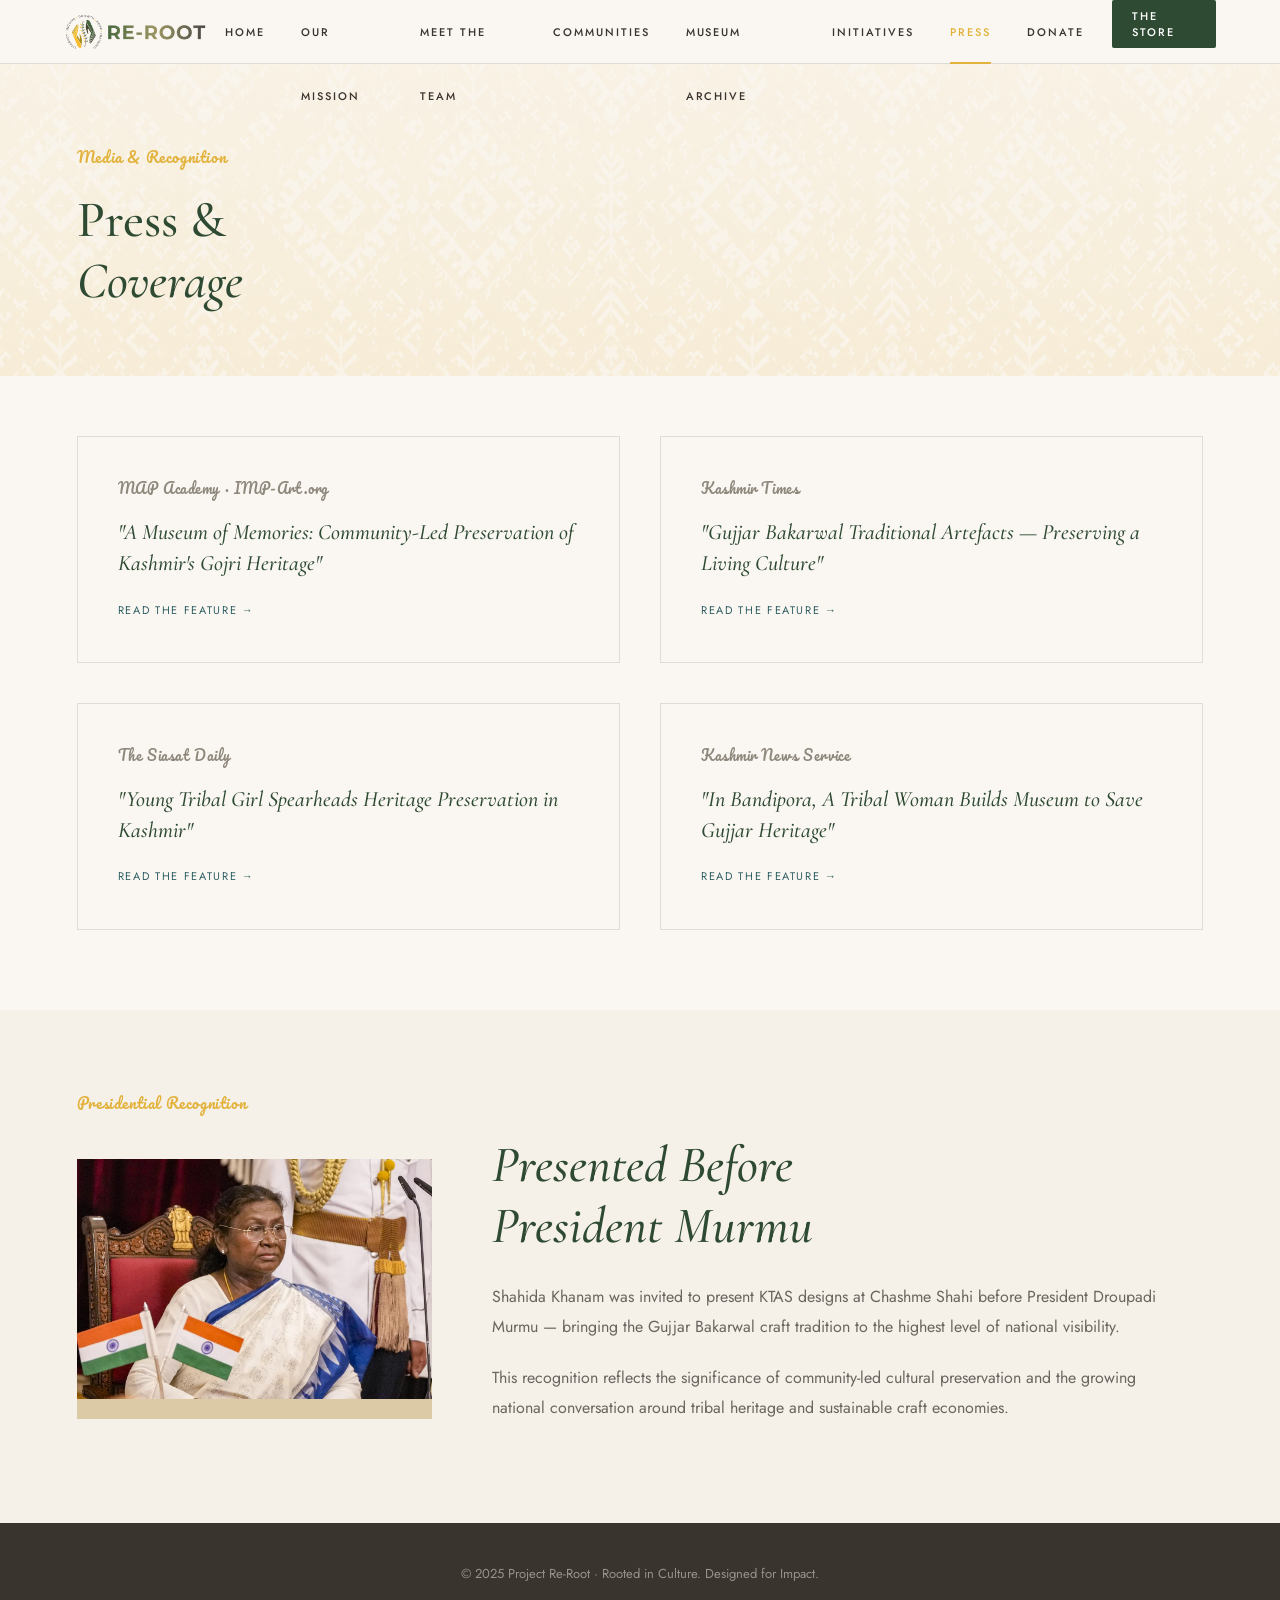
<file: press.html>
<!DOCTYPE html>
<html lang="en">
<head>
<meta charset="UTF-8">
<meta name="viewport" content="width=device-width, initial-scale=1.0">
<title>RE-ROOT - Press</title>
<meta name="description" content="Read media coverage and recognition highlighting Project Re-Root and the Kashmir Tribal Art Society partnership.">
<link rel="preconnect" href="https://fonts.googleapis.com">
<link rel="preconnect" href="https://fonts.gstatic.com" crossorigin>
<link href="https://fonts.googleapis.com/css2?family=Cormorant+Garamond:ital,wght@0,300;0,400;0,500;0,600;1,300;1,400;1,500&family=Jost:wght@300;400;500&family=Pacifico&display=swap" rel="stylesheet">
<link rel="stylesheet" href="styles.css">
<script src="script.js" defer></script>
</head>
<body>
<nav>
  <a href="index.html" class="nav-logo">
    <img src="img/re-root-logo.png" alt="RE-ROOT">
    <span class="visually-hidden">RE-ROOT</span>
  </a>
  <ul class="nav-links">
    <li><a href="index.html">Home</a></li>
    <li><a href="mission.html">Our Mission</a></li>
    <li><a href="team.html">Meet the Team</a></li>
    <li><a href="communities.html">Communities</a></li>
    <li><a href="museum-archive.html">Museum Archive</a></li>
    <li><a href="initiatives.html">Initiatives</a></li>
    <li><a href="press.html" class="active" aria-current="page">Press</a></li>
    <li><a href="donate.html">Donate</a></li>
    <li><a href="store.html" class="nav-store">The Store</a></li>
  </ul>
  <button class="hamburger" id="hamburger" onclick="toggleMenu()" aria-label="Toggle menu">
    <span></span><span></span><span></span>
  </button>
</nav>
<div class="mobile-drawer" id="mobile-drawer">
  <a href="index.html" class="mobile-link">Home</a>
  <a href="mission.html" class="mobile-link">Our Mission</a>
  <a href="team.html" class="mobile-link">Meet the Team</a>
  <a href="communities.html" class="mobile-link">Communities</a>
  <a href="museum-archive.html" class="mobile-link">Museum Archive</a>
  <a href="initiatives.html" class="mobile-link">Initiatives</a>
  <a href="press.html" class="mobile-link active" aria-current="page">Press</a>
  <a href="donate.html" class="mobile-link">Donate</a>
  <a href="store.html" class="mobile-link mobile-link-store">The Store</a>
</div>
<div class="drawer-overlay" id="drawer-overlay" onclick="closeMenu()"></div>

<main class="page">
  <section class="section store-header pattern-header-bg">
    <p class="section-label" id="press-header-label">Media &amp; Recognition</p>
    <h1 class="section-title" id="press-header-title">Press &amp;<br><em>Coverage</em></h1>
  </section>

  <section class="section" style="padding-top:0">
    <div class="press-grid" id="press-articles-grid">
      <!-- Loaded dynamically via script.js -->
    </div>
  </section>

  <section class="section" style="background:var(--ivorylight)">
    <p class="section-label" id="press-recog-label">Presidential Recognition</p>
    <div class="recognition-grid">
      <div class="recognition-photo">
        <img src="img/president.jpg" alt="President Droupadi Murmu" id="press-recog-img">
      </div>
      <div id="press-recog-text-container">
        <h2 class="section-title" id="press-recog-title" style="font-style:italic">Presented Before<br>President Murmu</h2>
        <!-- Loaded dynamically via script.js -->
      </div>
    </div>
  </section>

  <footer style="background:var(--dye);color:rgba(245,240,232,0.5);padding:40px 6vw;text-align:center;font-size:13px">
    <p>&copy; 2025 Project Re-Root &middot; Rooted in Culture. Designed for Impact.</p>
  </footer>
</main>
</body>
</html>
</file>
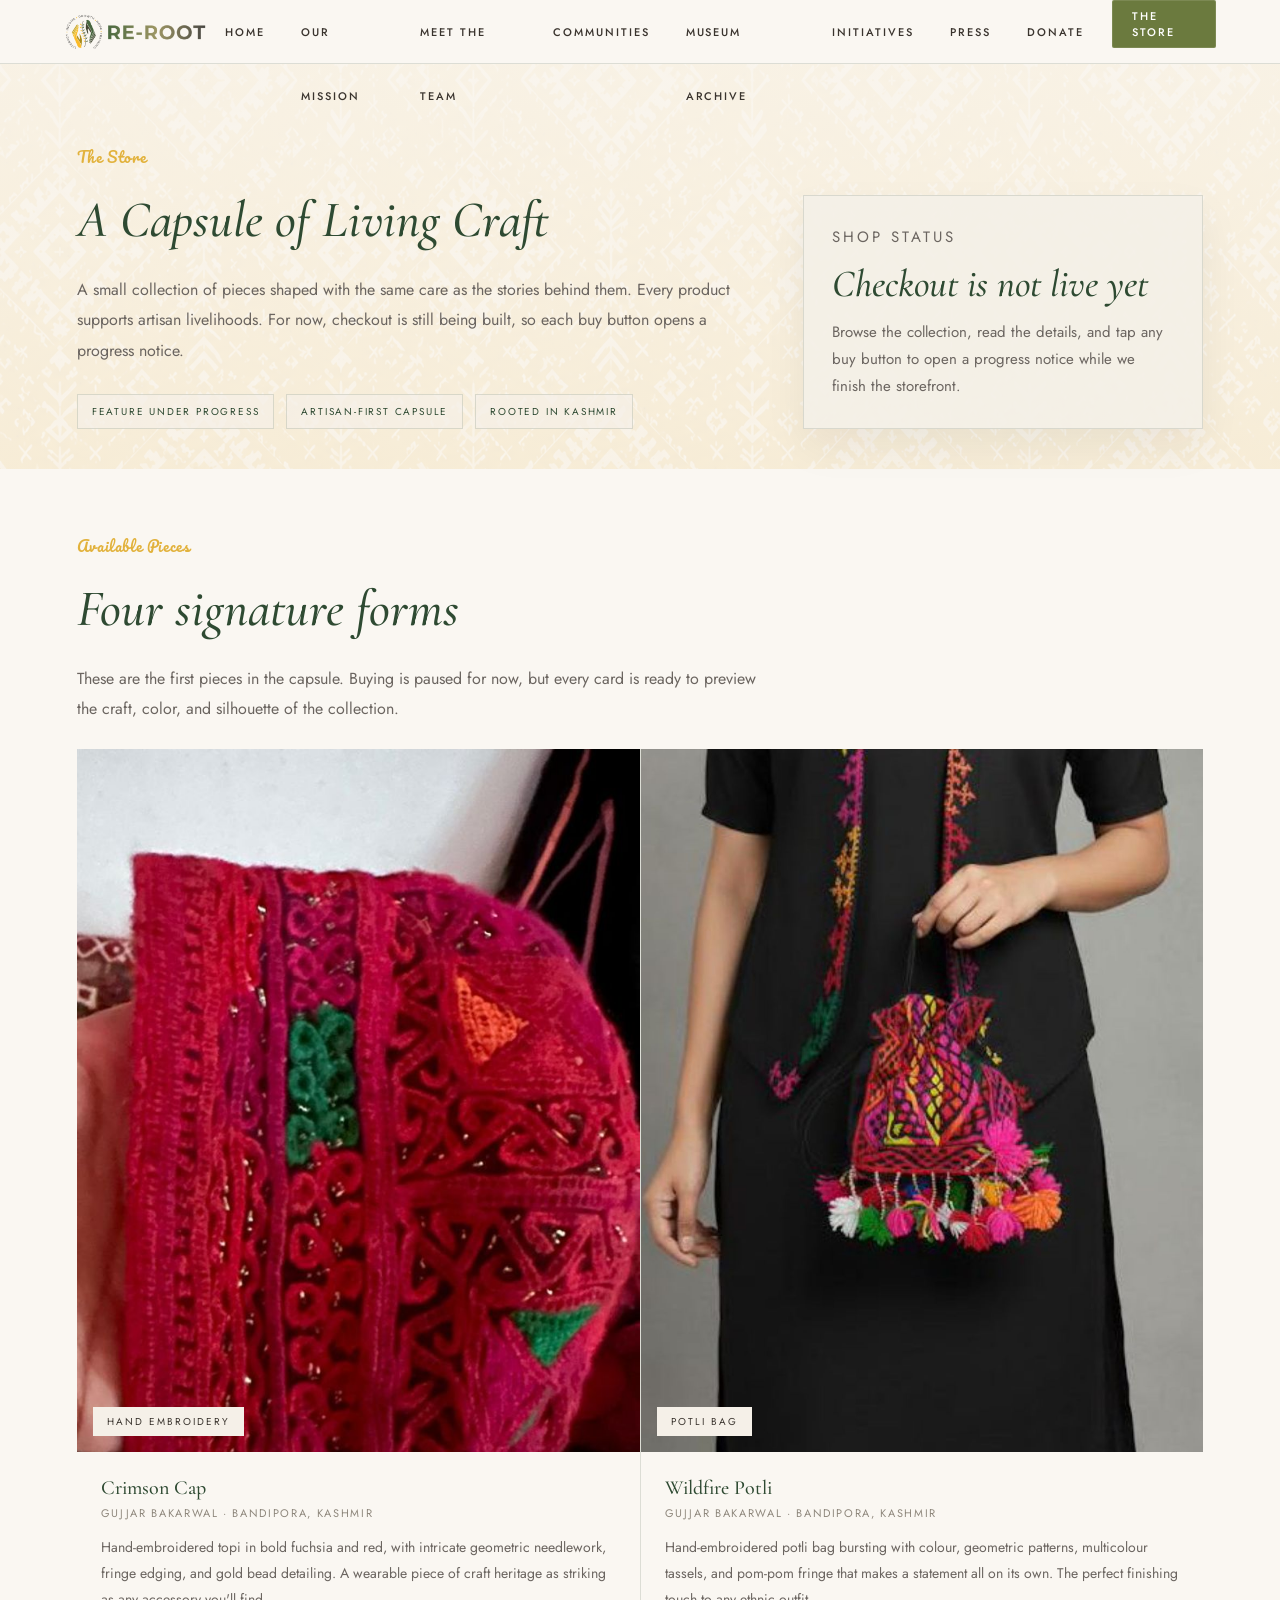
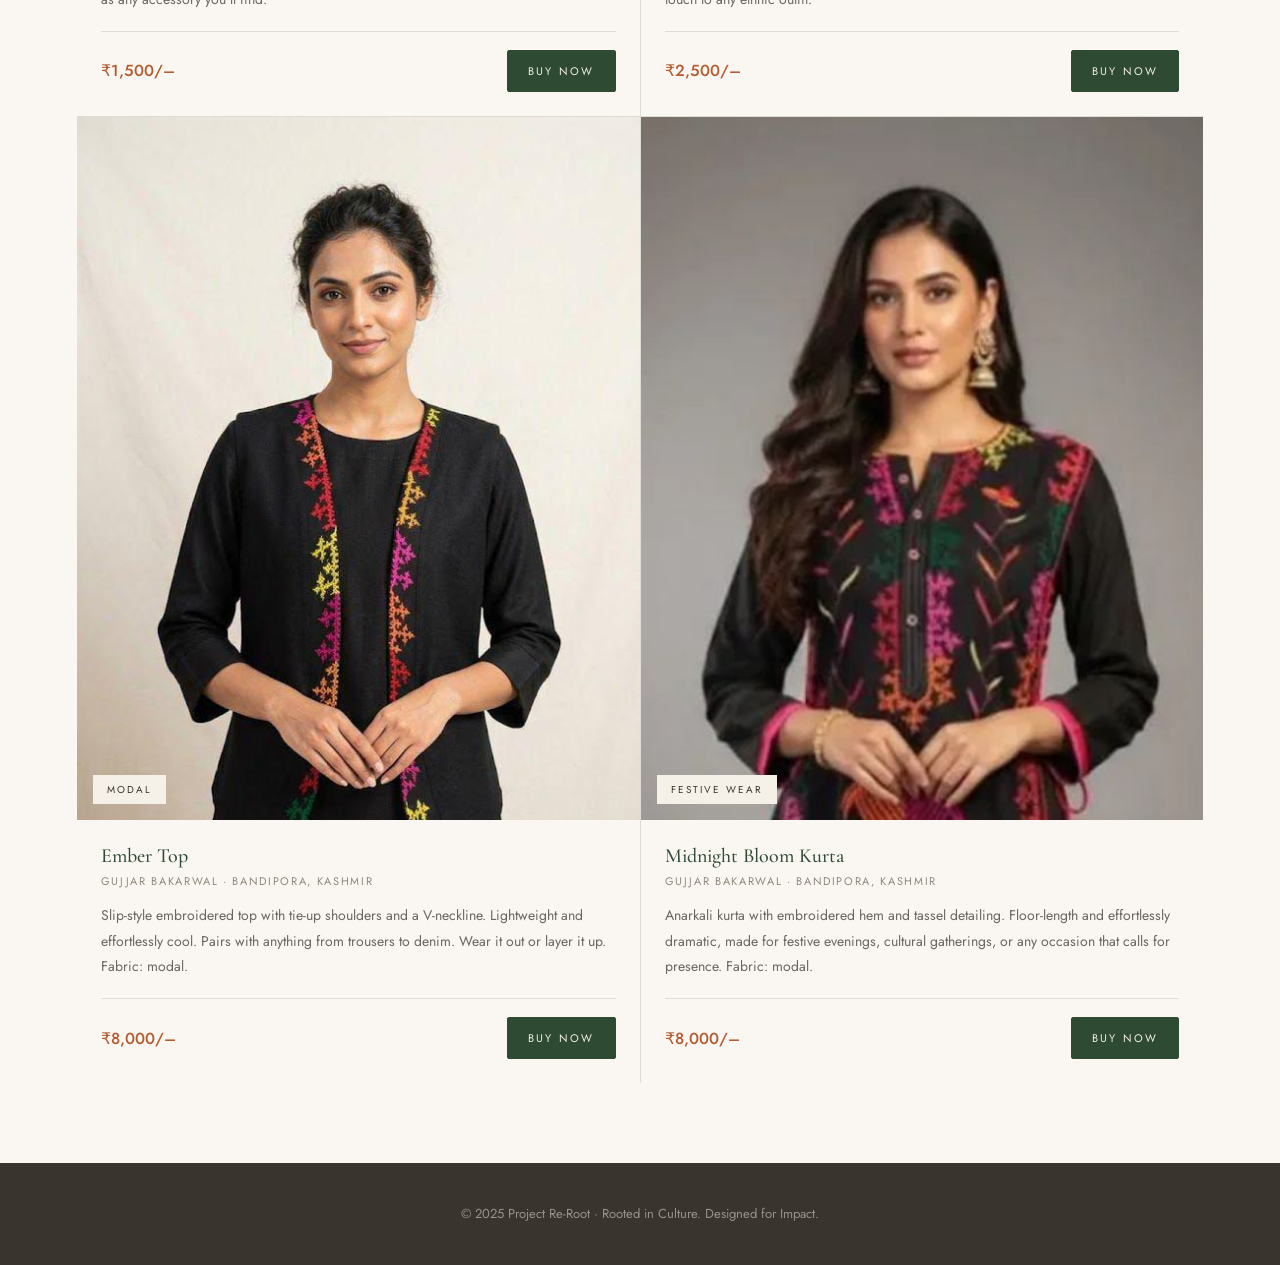
<file: store.html>
<!DOCTYPE html>
<html lang="en">
<head>
<meta charset="UTF-8">
<meta name="viewport" content="width=device-width, initial-scale=1.0">
<title>RE-ROOT - Store</title>
<meta name="description" content="Shop Re-Root's craft capsule of embroidered headwear, potli bags, tops, and kurtas. Checkout is under progress for now.">
<link rel="preconnect" href="https://fonts.googleapis.com">
<link rel="preconnect" href="https://fonts.gstatic.com" crossorigin>
<link href="https://fonts.googleapis.com/css2?family=Cormorant+Garamond:ital,wght@0,300;0,400;0,500;0,600;1,300;1,400;1,500&family=Jost:wght@300;400;500&family=Pacifico&display=swap" rel="stylesheet">
<link rel="stylesheet" href="styles.css">
<script src="script.js" defer></script>
</head>
<body>
<nav>
  <a href="index.html" class="nav-logo">
    <img src="img/re-root-logo.png" alt="RE-ROOT">
    <span class="visually-hidden">RE-ROOT</span>
  </a>
  <ul class="nav-links">
    <li><a href="index.html">Home</a></li>
    <li><a href="mission.html">Our Mission</a></li>
    <li><a href="team.html">Meet the Team</a></li>
    <li><a href="communities.html">Communities</a></li>
    <li><a href="museum-archive.html">Museum Archive</a></li>
    <li><a href="initiatives.html">Initiatives</a></li>
    <li><a href="press.html">Press</a></li>
    <li><a href="donate.html">Donate</a></li>
    <li><a href="store.html" class="nav-store active" aria-current="page">The Store</a></li>
  </ul>
  <button class="hamburger" id="hamburger" onclick="toggleMenu()" aria-label="Toggle menu">
    <span></span><span></span><span></span>
  </button>
</nav>
<div class="mobile-drawer" id="mobile-drawer">
  <a href="index.html" class="mobile-link">Home</a>
  <a href="mission.html" class="mobile-link">Our Mission</a>
  <a href="team.html" class="mobile-link">Meet the Team</a>
  <a href="communities.html" class="mobile-link">Communities</a>
  <a href="museum-archive.html" class="mobile-link">Museum Archive</a>
  <a href="initiatives.html" class="mobile-link">Initiatives</a>
  <a href="press.html" class="mobile-link">Press</a>
  <a href="donate.html" class="mobile-link">Donate</a>
  <a href="store.html" class="mobile-link mobile-link-store active" aria-current="page">The Store</a>
</div>
<div class="drawer-overlay" id="drawer-overlay" onclick="closeMenu()"></div>

<main class="page store-page">
  <section class="store-header pattern-header-bg store-hero">
    <div class="store-hero-copy">
      <p class="section-label" id="store-hero-label">The Store</p>
      <h1 class="section-title" id="store-hero-title" style="font-style:italic">A Capsule of Living Craft</h1>
      <p class="section-para" id="store-hero-desc" style="margin-top:16px">A small collection of pieces shaped with the same care as the stories behind them. Every product supports artisan livelihoods. For now, checkout is still being built, so each buy button opens a progress notice.</p>
      <div class="store-chip-row" id="store-chips-container">
        <!-- Loaded dynamically via script.js -->
      </div>
    </div>
    <aside class="store-hero-note">
      <p class="store-hero-note-label" id="store-note-label">Shop status</p>
      <h2 id="store-note-title">Checkout is not live yet</h2>
      <p id="store-note-desc">Browse the collection, read the details, and tap any buy button to open a progress notice while we finish the storefront.</p>
    </aside>
  </section>

  <section class="store-catalog">
    <div class="store-catalog-head">
      <p class="section-label" id="store-cat-label">Available Pieces</p>
      <h2 class="section-title" id="store-cat-title" style="font-style:italic">Four signature forms</h2>
      <p class="section-para" id="store-cat-desc" style="margin-top:12px">These are the first pieces in the capsule. Buying is paused for now, but every card is ready to preview the craft, color, and silhouette of the collection.</p>
    </div>

    <div class="store-grid" id="store-products-grid">
      <!-- Loaded dynamically via script.js -->
    </div>
  </section>

  <footer style="background:var(--dye);color:rgba(245,240,232,0.5);padding:40px 6vw;text-align:center;font-size:13px">
    <p>&copy; 2025 Project Re-Root &middot; Rooted in Culture. Designed for Impact.</p>
  </footer>
</main>

<div class="store-modal" id="store-progress-modal" aria-hidden="true">
  <div class="store-modal-backdrop" onclick="hideStoreProgress()"></div>
  <div class="store-modal-card" role="dialog" aria-modal="true" aria-labelledby="store-progress-title">
    <button type="button" class="store-modal-close" onclick="hideStoreProgress()" aria-label="Close notice">&times;</button>
    <p class="section-label">Feature under progress</p>
    <h2 class="section-title" id="store-progress-title" style="font-style:italic">Checkout coming soon</h2>
    <p class="section-para" id="store-progress-body">Select an item to see the progress notice for this collection.</p>
    <div class="store-modal-actions">
      <button type="button" class="buy-btn" onclick="hideStoreProgress()">Continue browsing</button>
    </div>
  </div>
</div>
</body>
</html>
</file>
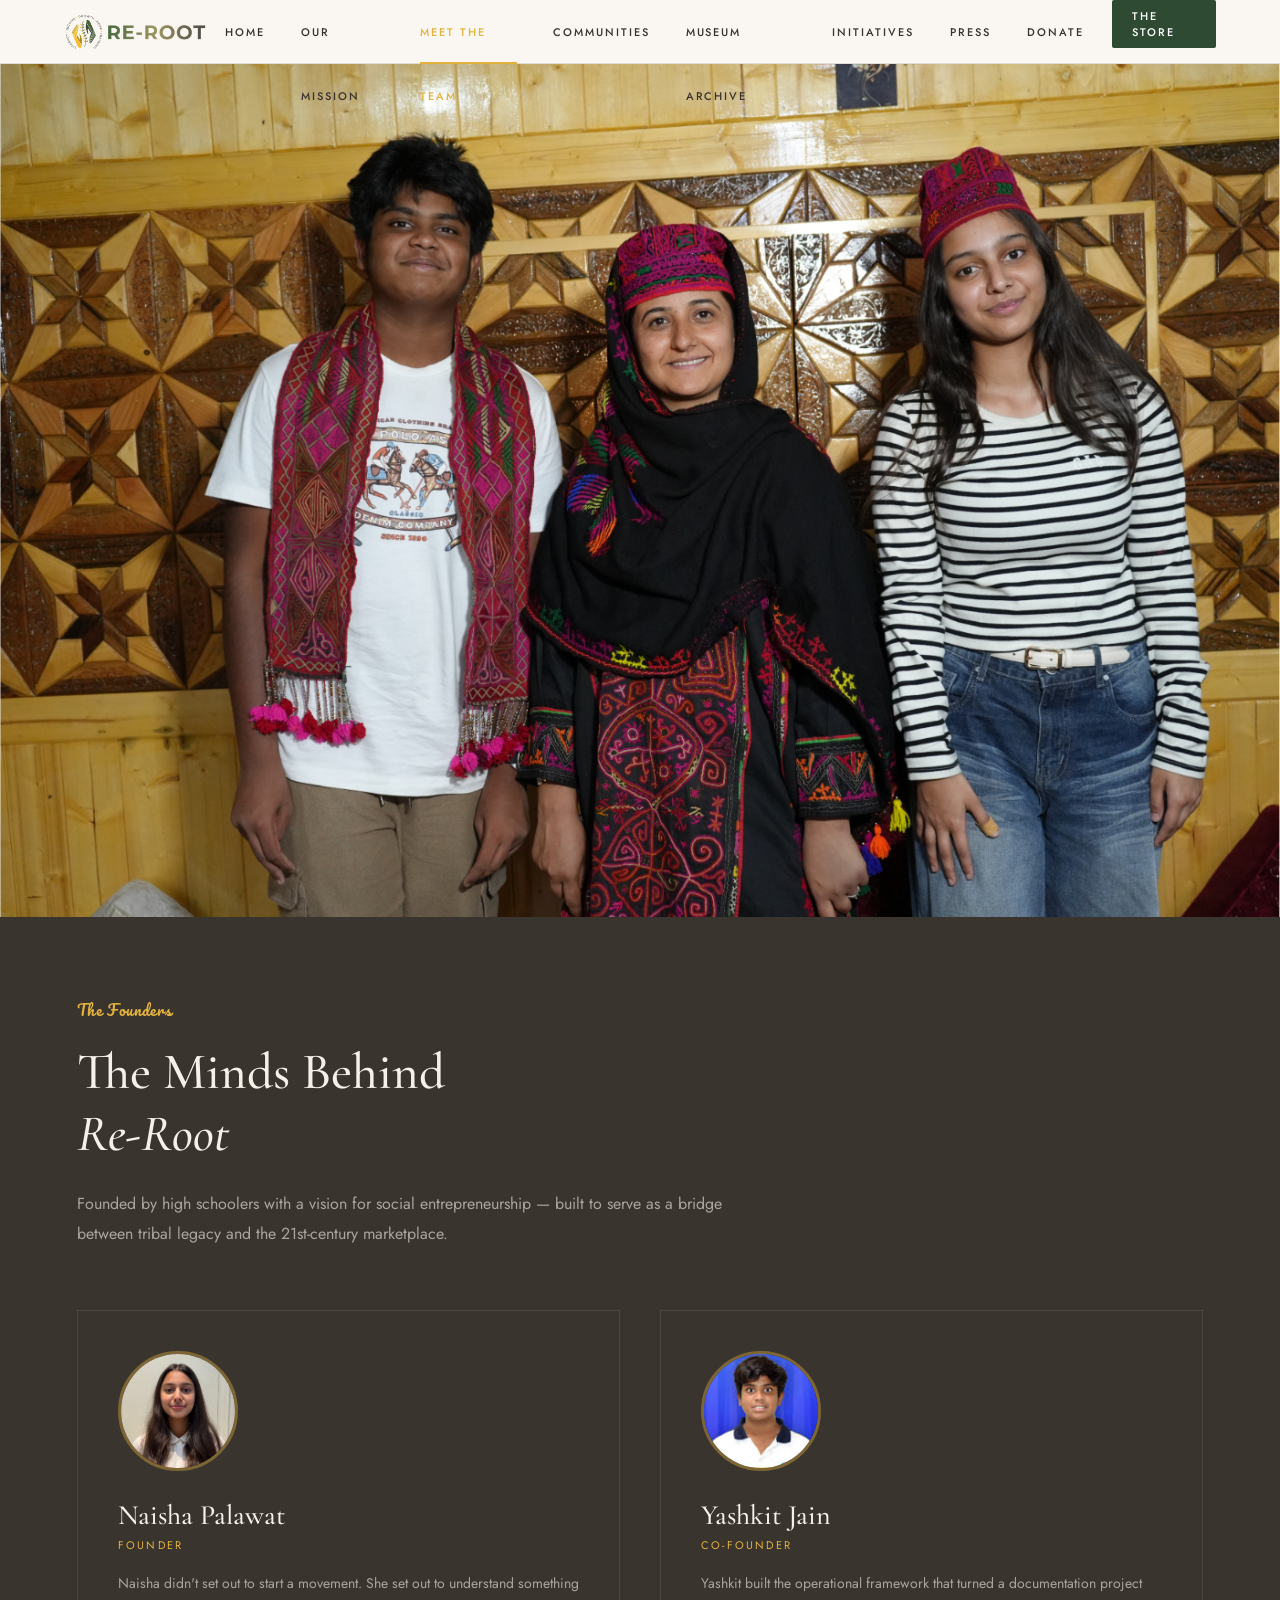
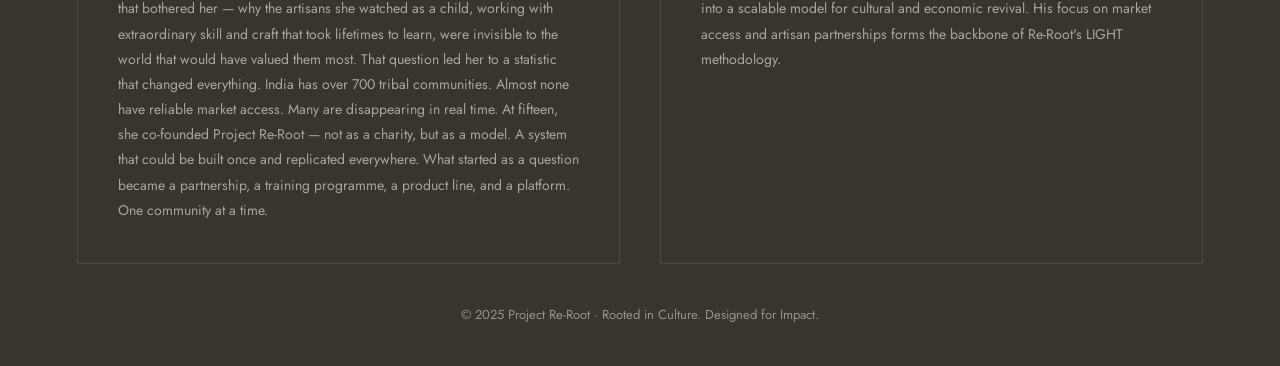
<file: team.html>
<!DOCTYPE html>
<html lang="en">
<head>
<meta charset="UTF-8">
<meta name="viewport" content="width=device-width, initial-scale=1.0">
<title>RE-ROOT - Meet the Team</title>
<meta name="description" content="Meet the founders behind Project Re-Root and learn how the work grew from documentation into a cultural movement.">
<link rel="preconnect" href="https://fonts.googleapis.com">
<link rel="preconnect" href="https://fonts.gstatic.com" crossorigin>
<link href="https://fonts.googleapis.com/css2?family=Cormorant+Garamond:ital,wght@0,300;0,400;0,500;0,600;1,300;1,400;1,500&family=Jost:wght@300;400;500&family=Pacifico&display=swap" rel="stylesheet">
<link rel="stylesheet" href="styles.css">
<script src="script.js" defer></script>
</head>
<body>
<nav>
  <a href="index.html" class="nav-logo">
    <img src="img/re-root-logo.png" alt="RE-ROOT">
    <span class="visually-hidden">RE-ROOT</span>
  </a>
  <ul class="nav-links">
    <li><a href="index.html">Home</a></li>
    <li><a href="mission.html">Our Mission</a></li>
    <li><a href="team.html" class="active" aria-current="page">Meet the Team</a></li>
    <li><a href="communities.html">Communities</a></li>
    <li><a href="museum-archive.html">Museum Archive</a></li>
    <li><a href="initiatives.html">Initiatives</a></li>
    <li><a href="press.html">Press</a></li>
    <li><a href="donate.html">Donate</a></li>
    <li><a href="store.html" class="nav-store">The Store</a></li>
  </ul>
  <button class="hamburger" id="hamburger" onclick="toggleMenu()" aria-label="Toggle menu">
    <span></span><span></span><span></span>
  </button>
</nav>
<div class="mobile-drawer" id="mobile-drawer">
  <a href="index.html" class="mobile-link">Home</a>
  <a href="mission.html" class="mobile-link">Our Mission</a>
  <a href="team.html" class="mobile-link active" aria-current="page">Meet the Team</a>
  <a href="communities.html" class="mobile-link">Communities</a>
  <a href="museum-archive.html" class="mobile-link">Museum Archive</a>
  <a href="initiatives.html" class="mobile-link">Initiatives</a>
  <a href="press.html" class="mobile-link">Press</a>
  <a href="donate.html" class="mobile-link">Donate</a>
  <a href="store.html" class="mobile-link mobile-link-store">The Store</a>
</div>
<div class="drawer-overlay" id="drawer-overlay" onclick="closeMenu()"></div>

<main class="page">
  <div class="team-hero-banner">
    <img src="img/founder page banner image.jpg" alt="Project Re-Root Founders">
  </div>

  <section class="section team-section" data-random-bg style="padding-bottom:0;--bg-tint:linear-gradient(180deg, rgba(58,52,46,0.93) 0%, rgba(58,52,46,0.95) 100%)">
    <p class="section-label">The Founders</p>
    <h1 class="section-title">The Minds Behind<br><em>Re-Root</em></h1>
    <p class="section-para" style="margin-top:16px">Founded by high schoolers with a vision for social entrepreneurship &mdash; built to serve as a bridge between tribal legacy and the 21st-century marketplace.</p>
    <div class="team-grid" id="team-grid" style="margin-top:60px">
      <!-- Loaded dynamically via script.js -->
    </div>
  </section>

  <footer style="background:var(--dye);color:rgba(245,240,232,0.5);padding:40px 6vw;text-align:center;font-size:13px">
    <p>&copy; 2025 Project Re-Root &middot; Rooted in Culture. Designed for Impact.</p>
  </footer>
</main>
</body>
</html>
</file>
<file: styles.css>
:root {
  --forest: #2e4a32;
  --olive: #6b7a3e;
  --gold: #e2b23c;
  --clay: #b35a2e;
  --dye: #3a342e;
  --ivory: #f3ef66;
  --ivorylight: #f5f0e8;
  --beige: #dcc9a6;
  --indigo: #2f5f63;
  --stone: #8e877c;
  --mahua: #8a4f5e;
  --bg: #faf7f2;
  --text: #1a1714;
  --muted: #6b6560;
  --border: rgba(46, 74, 50, 0.15);
}

* {
  margin: 0;
  padding: 0;
  box-sizing: border-box;
}

html {
  scroll-behavior: smooth;
}

body {
  font-family: "Jost", sans-serif;
  background: var(--bg);
  color: var(--text);
  font-size: 16px;
  line-height: 1.7;
}

body.menu-open {
  overflow: hidden;
}

body.store-modal-open {
  overflow: hidden;
}

body.archive-lightbox-open {
  overflow: hidden;
}

[data-random-bg] {
  background-image: var(--bg-tint, none), var(--random-bg-image);
  background-size: cover;
  background-position: center;
  background-repeat: no-repeat;
}

h1,
h2,
h3,
h4 {
  font-family: "Cormorant Garamond", serif;
  font-weight: 500;
  line-height: 1.2;
}

.serif {
  font-family: "Cormorant Garamond", serif;
}

.caps {
  font-family: "Pacifico", cursive;
  letter-spacing: 0.04em;
  text-transform: none;
  font-size: 14px;
  font-weight: 400;
}

nav {
  position: fixed;
  top: 0;
  left: 0;
  right: 0;
  z-index: 100;
  background: var(--bg);
  border-bottom: 1px solid var(--border);
  display: flex;
  align-items: center;
  justify-content: space-between;
  padding: 0 5vw;
  height: 64px;
}

.nav-logo {
  color: var(--forest);
  text-decoration: none;
  display: flex;
  align-items: center;
  gap: 12px;
}

.nav-logo img {
  display: block;
  height: 40px;
  width: auto;
}

.visually-hidden {
  position: absolute;
  width: 1px;
  height: 1px;
  padding: 0;
  margin: -1px;
  overflow: hidden;
  clip: rect(0, 0, 0, 0);
  white-space: nowrap;
  border: 0;
}

.nav-links {
  display: flex;
  gap: 0;
  list-style: none;
}

.nav-links a {
  display: block;
  padding: 0 18px;
  height: 64px;
  line-height: 64px;
  color: var(--dye);
  text-decoration: none;
  font-size: 11px;
  letter-spacing: 0.18em;
  text-transform: uppercase;
  font-weight: 500;
  transition: color 0.2s;
  position: relative;
}

.nav-links a:hover {
  color: var(--gold);
}

.nav-links a.active {
  color: var(--gold);
}

.nav-links a::after {
  content: "";
  position: absolute;
  bottom: 0;
  left: 18px;
  right: 18px;
  height: 2px;
  background: var(--gold);
  transform: scaleX(0);
  transition: transform 0.2s;
}

.nav-links a:hover::after,
.nav-links a.active::after {
  transform: scaleX(1);
}

.nav-store {
  background: var(--forest);
  color: #fff !important;
  padding: 8px 20px !important;
  height: auto !important;
  line-height: normal !important;
  border-radius: 2px;
  margin-left: 10px;
}

.nav-store:hover {
  background: var(--olive) !important;
  color: #fff !important;
}

.nav-store.active {
  background: var(--olive) !important;
  box-shadow: inset 0 0 0 1px rgba(245, 240, 232, 0.12);
}

.nav-store::after {
  display: none !important;
}

@media (max-width: 1180px) and (min-width: 901px) {
  .nav-links a {
    padding: 0 12px;
    font-size: 10px;
    letter-spacing: 0.14em;
  }

  .nav-links a::after {
    left: 12px;
    right: 12px;
  }

  .nav-store {
    padding: 8px 16px !important;
    margin-left: 6px;
  }
}

.page {
  min-height: 100vh;
  padding-top: 64px;
}

.hamburger {
  display: none;
  flex-direction: column;
  justify-content: center;
  gap: 5px;
  background: none;
  border: none;
  cursor: pointer;
  padding: 8px;
  z-index: 200;
}

.hamburger span {
  display: block;
  width: 24px;
  height: 1.5px;
  background: var(--dye);
  transition: all 0.3s;
}

.hamburger.open span:nth-child(1) {
  transform: translateY(6.5px) rotate(45deg);
}

.hamburger.open span:nth-child(2) {
  opacity: 0;
}

.hamburger.open span:nth-child(3) {
  transform: translateY(-6.5px) rotate(-45deg);
}

.mobile-drawer {
  display: none;
  position: fixed;
  top: 64px;
  left: 0;
  right: 0;
  bottom: 0;
  background: var(--bg);
  z-index: 99;
  padding: 40px 6vw;
  flex-direction: column;
  gap: 0;
  overflow-y: auto;
  -webkit-overflow-scrolling: touch;
  transform: translateX(-100%);
  transition: transform 0.35s cubic-bezier(0.4, 0, 0.2, 1);
}

.mobile-drawer.open {
  transform: translateX(0);
}

.mobile-link {
  display: block;
  padding: 20px 0;
  border-bottom: 1px solid var(--border);
  font-size: 28px;
  font-family: "Cormorant Garamond", serif;
  font-style: italic;
  color: var(--dye);
  text-decoration: none;
  transition: color 0.2s;
}

.mobile-link:hover,
.mobile-link.active {
  color: var(--gold);
}

.mobile-link-store {
  margin-top: 32px;
  background: var(--forest);
  color: #fff !important;
  padding: 16px 24px;
  font-style: normal;
  font-family: "Jost", sans-serif;
  font-size: 13px;
  letter-spacing: 0.2em;
  text-transform: uppercase;
  border-bottom: none;
  text-align: center;
  flex-shrink: 0;
  margin-bottom: 24px;
}

.drawer-overlay {
  display: none;
  position: fixed;
  inset: 0;
  z-index: 98;
  background: rgba(26, 23, 20, 0.4);
}

.drawer-overlay.show {
  display: block;
}

.hero-fullbleed {
  position: relative;
  min-height: calc(100vh - 64px);
  background-color: var(--dye);
  overflow: hidden;
  display: flex;
  flex-direction: column;
}

.hero-bg-pattern {
  position: absolute;
  inset: 0;
  z-index: 0;
  background-image:
    radial-gradient(ellipse 80% 60% at 70% 50%, #6b3a1f 0%, transparent 60%),
    radial-gradient(ellipse 50% 80% at 20% 80%, #2e4a32 0%, transparent 55%),
    radial-gradient(ellipse 40% 40% at 85% 15%, #b35a2e 0%, transparent 50%);
  background-color: #2a2219;
}

.hero-home-bg {
  background-image:
    linear-gradient(120deg, rgba(26, 18, 12, 0.68) 0%, rgba(26, 18, 12, 0.42) 48%, rgba(26, 18, 12, 0.58) 100%),
    url("img/bg-hero.png");
  background-size: cover;
  background-position: center;
  background-repeat: no-repeat;
}

.hero-bg-pattern::before {
  content: "";
  position: absolute;
  inset: 0;
  background-image: url("data:image/svg+xml,%3Csvg xmlns='http://www.w3.org/2000/svg' width='120' height='120'%3E%3Cpath d='M0 60 Q30 20 60 60 Q90 100 120 60' fill='none' stroke='rgba(226,178,60,0.06)' stroke-width='1'/%3E%3Cpath d='M0 30 Q30 0 60 30 Q90 60 120 30' fill='none' stroke='rgba(226,178,60,0.04)' stroke-width='1'/%3E%3Cpath d='M0 90 Q30 60 60 90 Q90 120 120 90' fill='none' stroke='rgba(226,178,60,0.04)' stroke-width='1'/%3E%3Ccircle cx='60' cy='60' r='30' fill='none' stroke='rgba(245,240,232,0.025)' stroke-width='1'/%3E%3Cpath d='M30 0 L30 120 M60 0 L60 120 M90 0 L90 120' stroke='rgba(245,240,232,0.015)' stroke-width='0.5'/%3E%3Cpath d='M0 30 L120 30 M0 60 L120 60 M0 90 L120 90' stroke='rgba(245,240,232,0.015)' stroke-width='0.5'/%3E%3C/svg%3E");
  background-repeat: repeat;
}

.hero-bg-overlay {
  position: absolute;
  inset: 0;
  z-index: 1;
  background: linear-gradient(105deg, rgba(26, 18, 12, 0.75) 0%, rgba(26, 18, 12, 0.3) 55%, rgba(26, 18, 12, 0) 100%);
}

.hero-content {
  position: relative;
  z-index: 2;
  flex: 1;
  display: flex;
  align-items: center;
  justify-content: flex-start;
  padding: 80px 6vw;
  gap: 60px;
  text-align: left;
}

.hero-content-inner {
  max-width: 700px;
  margin-left: clamp(16px, 4vw, 56px);
}

.hero-tagline {
  font-family: "Pacifico", cursive;
  font-size: 16px;
  letter-spacing: 0.04em;
  text-transform: none;
  color: var(--gold);
  margin-bottom: 24px;
  font-weight: 400;
}

.hero-h1 {
  font-size: clamp(44px, 5.5vw, 80px);
  color: var(--ivorylight);
  font-weight: 300;
  font-style: italic;
  line-height: 1.05;
  margin-bottom: 32px;
}

.hero-h1 strong {
  font-style: normal;
  font-weight: 600;
  color: var(--gold);
}

.hero-sub {
  color: rgba(245, 240, 232, 0.65);
  font-size: 15px;
  line-height: 1.85;
  max-width: 420px;
  margin: 0 0 48px;
}

.hero-ctas {
  display: flex;
  gap: 16px;
  flex-wrap: wrap;
  justify-content: flex-start;
}

.btn-primary {
  background: var(--gold);
  color: var(--dye);
  padding: 14px 32px;
  text-decoration: none;
  font-size: 11px;
  letter-spacing: 0.2em;
  text-transform: uppercase;
  font-weight: 500;
  border-radius: 2px;
  transition: background 0.2s;
}

.btn-primary:hover {
  background: #c9a030;
}

.btn-ghost {
  border: 1px solid rgba(245, 240, 232, 0.3);
  color: var(--ivorylight);
  padding: 14px 32px;
  text-decoration: none;
  font-size: 11px;
  letter-spacing: 0.2em;
  text-transform: uppercase;
  font-weight: 500;
  border-radius: 2px;
  transition: all 0.2s;
}

.btn-ghost:hover {
  border-color: var(--gold);
  color: var(--gold);
}

.hero-overlay-card {
  background: rgba(245, 240, 232, 0.95);
  padding: 40px 48px;
  text-align: center;
  min-width: 260px;
  flex-shrink: 0;
}

.hero-overlay-card .label {
  font-size: 10px;
  letter-spacing: 0.3em;
  text-transform: uppercase;
  color: var(--stone);
  margin-bottom: 10px;
}

.hero-overlay-card h3 {
  font-size: 20px;
  color: var(--dye);
  font-weight: 400;
  letter-spacing: 0.05em;
  font-style: italic;
}

.hero-scroll-hint {
  position: relative;
  z-index: 2;
  display: flex;
  align-items: center;
  gap: 16px;
  padding: 0 6vw 32px;
  font-size: 10px;
  letter-spacing: 0.25em;
  text-transform: uppercase;
  color: rgba(245, 240, 232, 0.35);
}

.hero-scroll-line {
  width: 48px;
  height: 1px;
  background: rgba(245, 240, 232, 0.25);
}

.placeholder-label {
  color: rgba(255, 255, 255, 0.4);
  font-size: 12px;
  letter-spacing: 0.2em;
  text-transform: uppercase;
}

.section {
  padding: 80px 6vw;
}

.section-sm {
  padding: 60px 6vw;
}

.section-label {
  font-family: "Pacifico", cursive;
  font-size: 15px;
  letter-spacing: 0.04em;
  text-transform: none;
  color: var(--gold);
  margin-bottom: 20px;
  font-weight: 400;
}

.section-title {
  font-size: clamp(32px, 4vw, 52px);
  color: var(--forest);
  margin-bottom: 24px;
}

.section-para {
  color: var(--muted);
  max-width: 680px;
  line-height: 1.9;
  margin-bottom: 20px;
}

.pillars-section {
  background: var(--ivorylight);
}

.pillars-grid {
  display: grid;
  grid-template-columns: repeat(5, 1fr);
  gap: 1px;
  background: var(--border);
  border: 1px solid var(--border);
  margin-top: 60px;
}

.pillar {
  background: var(--bg);
  padding: 48px 28px;
  text-align: center;
}

.pillar-letter {
  font-family: "Cormorant Garamond", serif;
  font-size: 64px;
  font-weight: 300;
  color: var(--gold);
  line-height: 1;
  margin-bottom: 16px;
}

.pillar-name {
  font-size: 11px;
  letter-spacing: 0.25em;
  text-transform: uppercase;
  color: var(--forest);
  font-weight: 500;
  margin-bottom: 12px;
}

.pillar-desc {
  font-size: 13px;
  color: var(--muted);
  line-height: 1.7;
}

.mission-grid {
  display: grid;
  grid-template-columns: 1fr 1fr;
  gap: 80px;
  align-items: center;
}

.mission-img {
  aspect-ratio: 4 / 5;
  background: var(--beige);
  display: flex;
  align-items: center;
  justify-content: center;
  flex-direction: column;
  gap: 12px;
  overflow: hidden;
}

.mission-img img {
  width: 100%;
  height: 100%;
  object-fit: cover;
  display: block;
}

.pullquote {
  font-family: "Cormorant Garamond", serif;
  font-size: clamp(24px, 3vw, 38px);
  font-style: italic;
  color: var(--forest);
  line-height: 1.4;
  margin-bottom: 32px;
  border-left: 3px solid var(--gold);
  padding-left: 28px;
}

.team-hero-banner {
  width: 100%;
  height: auto;
  overflow: hidden;
}

.team-hero-banner img {
  width: 100%;
  height: auto;
  display: block;
}

.team-section {
  background: var(--dye);
}

.team-section .section-title {
  color: var(--ivorylight);
}

.team-section .section-label {
  color: var(--gold);
}

.team-section .section-para {
  color: rgba(245, 240, 232, 0.6);
}

.team-grid {
  display: grid;
  grid-template-columns: 1fr 1fr;
  gap: 40px;
  margin-top: 60px;
}

.team-card {
  border: 1px solid rgba(245, 240, 232, 0.1);
  padding: 40px;
}

.founder-photo-frame {
  width: 120px;
  height: 120px;
  border-radius: 50%;
  overflow: hidden;
  margin-bottom: 28px;
  border: 3px solid rgba(226, 178, 60, 0.4);
}

.founder-photo-frame img {
  width: 100%;
  height: 100%;
  object-fit: cover;
  display: block;
}

.team-name {
  font-family: "Cormorant Garamond", serif;
  font-size: 28px;
  color: var(--ivorylight);
  margin-bottom: 4px;
}

.team-role {
  font-size: 11px;
  letter-spacing: 0.2em;
  text-transform: uppercase;
  color: var(--gold);
  margin-bottom: 16px;
}

.team-bio {
  color: rgba(245, 240, 232, 0.6);
  font-size: 14px;
  line-height: 1.8;
}

.ktas-hero {
  height: 60vh;
  background: var(--forest);
  display: flex;
  align-items: flex-end;
  padding: 60px 6vw;
  position: relative;
  overflow: hidden;
}

.ktas-hero::before {
  content: "";
  position: absolute;
  inset: 0;
  background: url("data:image/svg+xml,%3Csvg xmlns='http://www.w3.org/2000/svg' width='80' height='80'%3E%3Ccircle cx='40' cy='40' r='30' fill='none' stroke='rgba(226,178,60,0.08)' stroke-width='1'/%3E%3Ccircle cx='40' cy='40' r='20' fill='none' stroke='rgba(226,178,60,0.05)' stroke-width='1'/%3E%3C/svg%3E") repeat;
}

.ktas-hero-content {
  position: relative;
  max-width: 700px;
}

.ktas-hero-content .section-label {
  color: var(--gold);
}

.ktas-hero h1 {
  font-size: clamp(36px, 5vw, 64px);
  color: var(--ivorylight);
  font-weight: 300;
  font-style: italic;
  margin-bottom: 16px;
}

.ktas-hero p {
  color: rgba(245, 240, 232, 0.65);
  font-size: 16px;
  max-width: 560px;
}

.ktas-split {
  display: grid;
  grid-template-columns: 1fr 1fr;
  gap: 0;
}

.ktas-img-col {
  background: var(--beige);
  min-height: 500px;
  display: flex;
  align-items: center;
  justify-content: center;
  flex-direction: column;
  position: relative;
  overflow: hidden;
}

.ktas-text-col {
  padding: 80px 6vw;
}

.achievement-list {
  list-style: none;
  margin-top: 32px;
}

.achievement-list li {
  padding: 20px 0;
  border-bottom: 1px solid var(--border);
  display: flex;
  gap: 20px;
  align-items: flex-start;
}

.achievement-list li:last-child {
  border-bottom: none;
}

.ach-num {
  font-family: "Cormorant Garamond", serif;
  font-size: 36px;
  color: var(--gold);
  font-weight: 300;
  line-height: 1;
  min-width: 48px;
}

.ach-text h4 {
  font-size: 16px;
  color: var(--forest);
  margin-bottom: 4px;
  font-weight: 500;
}

.ach-text p {
  font-size: 13px;
  color: var(--muted);
}

.community-band {
  background: var(--clay);
  padding: 80px 6vw;
}

.community-band .section-title {
  color: var(--ivorylight);
  font-style: italic;
}

.community-band .section-label {
  color: rgba(245, 240, 232, 0.6);
}

.community-band .section-para {
  color: rgba(245, 240, 232, 0.75);
  max-width: none;
}

.projects-header {
  padding: 80px 6vw 40px;
  background: var(--ivorylight);
}

.projects-grid {
  display: grid;
  grid-template-columns: 1fr 1fr 1fr;
}

.project-card {
  padding: 60px 40px;
  border: 1px solid var(--border);
  transition: background 0.3s;
  cursor: pointer;
}

.project-card:hover {
  background: var(--ivorylight);
}

.project-num {
  font-family: "Cormorant Garamond", serif;
  font-size: 80px;
  font-weight: 300;
  color: var(--beige);
  line-height: 1;
  margin-bottom: 24px;
}

.project-tag {
  font-family: "Pacifico", cursive;
  font-size: 14px;
  letter-spacing: 0.04em;
  text-transform: none;
  color: var(--gold);
  margin-bottom: 12px;
  font-weight: 400;
}

.project-title {
  font-size: 28px;
  color: var(--forest);
  margin-bottom: 16px;
  font-style: italic;
}

.project-desc {
  color: var(--muted);
  font-size: 14px;
  line-height: 1.8;
}

.project-expand {
  margin-top: 24px;
  padding: 60px 6vw;
  background: var(--bg);
  border-top: 1px solid var(--border);
  display: none;
}

.project-expand.open {
  display: block;
}

.store-header {
  padding: 80px 6vw 40px;
}

.donate-hero {
  display: grid;
  grid-template-columns: minmax(0, 1.35fr) minmax(280px, 0.9fr);
  gap: 32px;
  align-items: stretch;
}

.donate-hero-copy {
  max-width: 760px;
}

.donate-card {
  background: rgba(245, 240, 232, 0.94);
  border: 1px solid rgba(46, 74, 50, 0.14);
  padding: 32px;
  box-shadow: 0 18px 40px rgba(26, 23, 20, 0.06);
  display: flex;
  flex-direction: column;
  justify-content: center;
  scroll-margin-top: 92px;
}

.donate-card-label {
  font-size: 11px;
  letter-spacing: 0.2em;
  text-transform: uppercase;
  color: var(--clay);
  margin-bottom: 18px;
}

.donate-details {
  display: grid;
  gap: 18px;
}

.donate-detail {
  padding-top: 18px;
  border-top: 1px solid var(--border);
}

.donate-detail:first-child {
  padding-top: 0;
  border-top: none;
}

.donate-detail dt {
  font-size: 11px;
  letter-spacing: 0.18em;
  text-transform: uppercase;
  color: var(--stone);
  margin-bottom: 8px;
}

.donate-detail dd {
  font-family: "Cormorant Garamond", serif;
  font-size: clamp(24px, 3vw, 34px);
  color: var(--forest);
  line-height: 1.1;
  word-break: break-word;
}

.donate-note {
  background: var(--ivorylight);
}

.archive-header {
  display: flex;
  align-items: flex-end;
  justify-content: flex-start;
}

.archive-title {
  margin: 0;
  color: var(--forest);
  font-family: "Cormorant Garamond", serif;
  font-size: clamp(48px, 7vw, 92px);
  font-style: italic;
  line-height: 0.95;
  letter-spacing: -0.02em;
}

.archive-actions {
  display: flex;
  flex-wrap: wrap;
  gap: 12px;
  margin-top: 28px;
}

.archive-action {
  appearance: none;
  display: inline-flex;
  align-items: center;
  justify-content: center;
  border: 1px solid transparent;
  border-radius: 2px;
  padding: 14px 22px;
  font-family: "Jost", sans-serif;
  font-size: 11px;
  letter-spacing: 0.2em;
  text-transform: uppercase;
  text-decoration: none;
  cursor: pointer;
  transition: background 0.2s, color 0.2s, border-color 0.2s, transform 0.2s;
}

.archive-action:hover {
  transform: translateY(-1px);
}

.archive-action-primary {
  background: var(--forest);
  color: var(--ivorylight);
}

.archive-action-primary:hover {
  background: var(--olive);
  color: var(--ivorylight);
}

.archive-action-secondary {
  background: transparent;
  color: var(--forest);
  border-color: rgba(46, 74, 50, 0.18);
}

.archive-action-secondary:hover {
  background: rgba(46, 74, 50, 0.06);
}

.archive-upload-input {
  position: absolute;
  width: 1px;
  height: 1px;
  padding: 0;
  margin: -1px;
  overflow: hidden;
  clip: rect(0, 0, 0, 0);
  border: 0;
}

.archive-hero-note {
  background: rgba(245, 240, 232, 0.92);
  border: 1px solid rgba(46, 74, 50, 0.14);
  padding: 30px;
  box-shadow: 0 18px 40px rgba(26, 23, 20, 0.06);
}

.archive-hero-note-label {
  font-size: 11px;
  letter-spacing: 0.2em;
  text-transform: uppercase;
  color: var(--clay);
  margin-bottom: 12px;
}

.archive-hero-note h2 {
  font-size: clamp(28px, 3vw, 40px);
  font-style: italic;
  color: var(--forest);
  margin-bottom: 12px;
}

.archive-hero-note p {
  color: var(--muted);
  font-size: 15px;
  line-height: 1.8;
}

.archive-gallery-section {
  background: var(--ivorylight);
  padding-top: 0;
}

.archive-gallery-head {
  max-width: 760px;
  margin-bottom: 20px;
}

.archive-status {
  display: inline-flex;
  align-items: center;
  padding: 10px 14px;
  margin-bottom: 24px;
  border: 1px solid rgba(46, 74, 50, 0.15);
  background: rgba(245, 240, 232, 0.9);
  color: var(--forest);
  font-size: 11px;
  letter-spacing: 0.16em;
  text-transform: uppercase;
}

.archive-grid {
  display: grid;
  width: 100%;
  grid-template-columns: repeat(5, minmax(0, 1fr));
  gap: 18px;
  align-items: start;
}

.archive-tile {
  appearance: none;
  display: flex;
  flex-direction: column;
  width: 100%;
  border: none;
  background: transparent;
  padding: 0;
  text-align: left;
  cursor: pointer;
  min-width: 0;
}

.archive-tile:hover .archive-frame,
.archive-tile:focus-visible .archive-frame {
  transform: translateY(-3px);
  box-shadow: 0 18px 36px rgba(26, 23, 20, 0.12);
}

.archive-tile:focus-visible {
  outline: none;
}

.archive-frame {
  display: block;
  width: 100%;
  position: relative;
  aspect-ratio: 4 / 5;
  overflow: hidden;
  background: linear-gradient(135deg, rgba(226, 178, 60, 0.18), rgba(179, 90, 46, 0.28)),
    linear-gradient(135deg, #3a342e, #6b7a3e);
  transition: transform 0.25s ease, box-shadow 0.25s ease;
  box-shadow: 0 10px 24px rgba(26, 23, 20, 0.06);
}

.archive-frame::after {
  content: "";
  position: absolute;
  inset: 0;
  background:
    linear-gradient(180deg, rgba(26, 23, 20, 0.08) 0%, rgba(26, 23, 20, 0) 40%),
    radial-gradient(circle at top right, rgba(245, 240, 232, 0.18), transparent 38%);
  pointer-events: none;
}

.archive-frame img {
  width: 100%;
  height: 100%;
  object-fit: cover;
  display: block;
}

.archive-placeholder-frame {
  display: flex;
  flex-direction: column;
  justify-content: space-between;
  padding: 18px;
  color: var(--ivorylight);
}

.archive-placeholder-number {
  font-family: "Cormorant Garamond", serif;
  font-size: 30px;
  line-height: 1;
  color: rgba(245, 240, 232, 0.88);
}

.archive-placeholder-label {
  align-self: flex-start;
  font-size: 11px;
  letter-spacing: 0.2em;
  text-transform: uppercase;
  padding: 8px 10px;
  border: 1px solid rgba(245, 240, 232, 0.28);
  background: rgba(58, 52, 46, 0.22);
  backdrop-filter: blur(4px);
}

.archive-placeholder-note {
  font-size: 12px;
  letter-spacing: 0.08em;
  text-transform: uppercase;
  color: rgba(245, 240, 232, 0.65);
}

.archive-meta {
  padding: 16px 4px 0;
}

.archive-meta h3 {
  font-size: 18px;
  color: var(--forest);
  margin-bottom: 4px;
}

.archive-meta p {
  font-size: 11px;
  letter-spacing: 0.16em;
  text-transform: uppercase;
  color: var(--stone);
}

.archive-lightbox {
  position: fixed;
  inset: 0;
  z-index: 420;
  display: none;
  align-items: center;
  justify-content: center;
  padding: 24px;
}

.archive-lightbox.open {
  display: flex;
}

.archive-lightbox-backdrop {
  position: absolute;
  inset: 0;
  background: rgba(26, 23, 20, 0.72);
  backdrop-filter: blur(6px);
}

.archive-lightbox-panel {
  position: relative;
  z-index: 1;
  width: min(100%, 980px);
  background: #1e1915;
  border: 1px solid rgba(46, 74, 50, 0.18);
  box-shadow: 0 30px 90px rgba(26, 23, 20, 0.22);
  padding: 14px;
  display: flex;
  align-items: center;
  gap: 20px;
  animation: fadeUp 0.25s ease;
}

.archive-lightbox-close {
  position: absolute;
  top: 14px;
  right: 14px;
  z-index: 2;
  width: 40px;
  height: 40px;
  border: none;
  background: rgba(245, 240, 232, 0.9);
  color: var(--forest);
  font-size: 30px;
  line-height: 1;
  cursor: pointer;
}

.archive-lightbox-stage {
  display: flex;
  flex-direction: column;
  flex: 1;
  min-width: 0;
  gap: 12px;
}

.archive-lightbox-media {
  background: #1e1915;
  position: relative;
  overflow: hidden;
  display: flex;
  align-items: center;
  justify-content: center;
  width: 100%;
  min-height: 320px;
}

.archive-lightbox-media img {
  width: auto;
  height: auto;
  max-width: 100%;
  max-height: min(80vh, 900px);
  object-fit: contain;
  display: block;
  background: #1e1915;
}

.archive-lightbox-placeholder {
  width: 100%;
  height: 100%;
  min-height: 560px;
  display: flex;
  flex-direction: column;
  justify-content: space-between;
  padding: 32px;
  color: var(--ivorylight);
  background:
    linear-gradient(135deg, rgba(179, 90, 46, 0.3), rgba(46, 74, 50, 0.3)),
    linear-gradient(135deg, #3a342e, #6b7a3e);
}

.archive-lightbox-placeholder .archive-placeholder-number {
  font-size: 54px;
}

.archive-lightbox-placeholder h3 {
  font-size: 36px;
  font-style: italic;
  margin-top: auto;
}

.archive-lightbox-placeholder p {
  font-size: 13px;
  letter-spacing: 0.14em;
  text-transform: uppercase;
  color: rgba(245, 240, 232, 0.72);
}

.archive-lightbox-thumbs {
  display: none;
  flex-wrap: wrap;
  gap: 10px;
}

.archive-lightbox-thumb {
  width: 72px;
  height: 72px;
  padding: 0;
  border: 1px solid rgba(245, 240, 232, 0.16);
  background: rgba(245, 240, 232, 0.08);
  overflow: hidden;
  cursor: pointer;
  transition: border-color 0.2s ease, transform 0.2s ease;
}

.archive-lightbox-thumb:hover,
.archive-lightbox-thumb.active {
  border-color: var(--gold);
  transform: translateY(-2px);
}

.archive-lightbox-thumb img {
  width: 100%;
  height: 100%;
  object-fit: cover;
  display: block;
}

.archive-lightbox-copy {
  padding: 0 4px 0 0;
  display: flex;
  flex-direction: column;
  justify-content: center;
  max-width: 320px;
  flex: 0 0 280px;
}

.archive-lightbox-copy .section-label {
  color: var(--clay);
}

.archive-lightbox-copy .section-title {
  font-style: italic;
  margin-bottom: 12px;
}

.archive-lightbox-copy .section-para {
  max-width: none;
}

.archive-lightbox-actions {
  margin-top: 24px;
  display: flex;
  flex-wrap: wrap;
  gap: 12px;
}

.store-page .store-header {
  display: grid;
  grid-template-columns: minmax(0, 1.65fr) minmax(280px, 0.95fr);
  gap: 32px;
  align-items: end;
}

.store-hero-copy {
  max-width: 760px;
}

.store-chip-row {
  display: flex;
  flex-wrap: wrap;
  gap: 12px;
  margin-top: 28px;
}

.store-chip {
  display: inline-flex;
  align-items: center;
  padding: 8px 14px;
  border: 1px solid rgba(46, 74, 50, 0.15);
  background: rgba(245, 240, 232, 0.72);
  color: var(--forest);
  font-size: 10px;
  letter-spacing: 0.18em;
  text-transform: uppercase;
}

.store-hero-note {
  background: rgba(245, 240, 232, 0.92);
  border: 1px solid rgba(46, 74, 50, 0.14);
  padding: 28px;
  box-shadow: 0 18px 40px rgba(26, 23, 20, 0.06);
}

.store-hero-note-label {
  font-size: 11px;
  letter-spacing: 0.2em;
  text-transform: uppercase;
  color: var(--clay);
  margin-bottom: 10px;
}

.store-hero-note h2 {
  font-size: clamp(28px, 3vw, 40px);
  font-style: italic;
  color: var(--forest);
  margin-bottom: 12px;
}

.store-hero-note p {
  color: var(--muted);
  font-size: 15px;
  line-height: 1.8;
}

.store-catalog {
  padding: 64px 6vw 80px;
}

.store-catalog-head {
  max-width: 760px;
  margin-bottom: 24px;
}

.pattern-header-bg {
  background-image:
    linear-gradient(180deg, rgba(250, 247, 242, 0.94) 0%, rgba(250, 247, 242, 0.88) 100%),
    url("img/bg2.png");
  background-size: cover;
  background-position: center;
  background-repeat: no-repeat;
}

.store-filters {
  display: flex;
  gap: 0;
  margin-bottom: 60px;
  border-bottom: 1px solid var(--border);
}

.filter-btn {
  padding: 12px 28px;
  background: none;
  border: none;
  font-family: "Jost", sans-serif;
  font-size: 11px;
  letter-spacing: 0.2em;
  text-transform: uppercase;
  color: var(--muted);
  cursor: pointer;
  border-bottom: 2px solid transparent;
  margin-bottom: -1px;
  transition: all 0.2s;
}

.filter-btn:hover,
.filter-btn.active {
  color: var(--forest);
  border-bottom-color: var(--gold);
}

.store-grid {
  display: grid;
  grid-template-columns: repeat(3, 1fr);
  gap: 1px;
  background: var(--border);
}

.store-item {
  background: var(--bg);
}

.store-img {
  aspect-ratio: 4 / 5;
  background: var(--beige);
  display: flex;
  align-items: center;
  justify-content: center;
  flex-direction: column;
  gap: 8px;
  position: relative;
  overflow: hidden;
}

.store-img img {
  width: 100%;
  height: 100%;
  object-fit: cover;
  object-position: center top;
  display: block;
}

.store-img-inner {
  background: linear-gradient(135deg, var(--beige), var(--stone) 80%);
}

.craft-badge {
  position: absolute;
  bottom: 16px;
  left: 16px;
  background: var(--ivorylight);
  padding: 6px 14px;
  font-size: 10px;
  letter-spacing: 0.2em;
  text-transform: uppercase;
  color: var(--dye);
}

.store-info {
  padding: 24px;
}

.store-item-name {
  font-size: 20px;
  color: var(--forest);
  margin-bottom: 4px;
}

.store-item-origin {
  font-size: 11px;
  letter-spacing: 0.15em;
  text-transform: uppercase;
  color: var(--stone);
  margin-bottom: 12px;
}

.store-item-price {
  font-size: 16px;
  color: var(--clay);
  font-weight: 500;
}

.store-item-desc {
  font-size: 14px;
  color: var(--muted);
  line-height: 1.85;
}

.store-buy-row {
  display: flex;
  align-items: center;
  justify-content: space-between;
  gap: 16px;
  margin-top: 18px;
  padding-top: 18px;
  border-top: 1px solid var(--border);
}

.buy-btn {
  appearance: none;
  border: 1px solid var(--forest);
  background: var(--forest);
  color: var(--ivorylight);
  padding: 12px 20px;
  font-family: "Jost", sans-serif;
  font-size: 11px;
  letter-spacing: 0.2em;
  text-transform: uppercase;
  border-radius: 2px;
  cursor: pointer;
  transition: background 0.2s, border-color 0.2s, transform 0.2s;
}

.buy-btn:hover {
  background: var(--olive);
  border-color: var(--olive);
  transform: translateY(-1px);
}

.buy-btn:focus-visible {
  outline: 2px solid var(--gold);
  outline-offset: 2px;
}

.store-page .store-grid {
  grid-template-columns: repeat(2, minmax(0, 1fr));
}

.store-page .store-item {
  display: flex;
  flex-direction: column;
}

.store-modal {
  position: fixed;
  inset: 0;
  z-index: 400;
  display: none;
  align-items: center;
  justify-content: center;
  padding: 24px;
}

.store-modal.open {
  display: flex;
}

.store-modal-backdrop {
  position: absolute;
  inset: 0;
  background: rgba(26, 23, 20, 0.62);
  backdrop-filter: blur(4px);
}

.store-modal-card {
  position: relative;
  z-index: 1;
  width: min(100%, 560px);
  background: var(--ivorylight);
  border: 1px solid rgba(46, 74, 50, 0.16);
  border-radius: 2px;
  padding: 32px;
  box-shadow: 0 30px 80px rgba(26, 23, 20, 0.22);
  animation: fadeUp 0.25s ease;
}

.store-modal-close {
  position: absolute;
  top: 16px;
  right: 16px;
  background: none;
  border: none;
  color: var(--stone);
  font-size: 30px;
  line-height: 1;
  cursor: pointer;
}

.store-modal-close:hover {
  color: var(--forest);
}

.store-modal .section-label {
  color: var(--clay);
  margin-bottom: 10px;
}

.store-modal .section-title {
  font-style: italic;
  margin-bottom: 10px;
}

.store-modal .section-para {
  max-width: none;
}

.store-modal-actions {
  margin-top: 28px;
  display: flex;
  justify-content: flex-start;
}

.meet-artisan {
  display: flex;
  align-items: center;
  gap: 10px;
  margin-top: 16px;
  padding-top: 16px;
  border-top: 1px solid var(--border);
  font-size: 12px;
  color: var(--indigo);
  text-decoration: none;
}

.press-grid {
  display: grid;
  grid-template-columns: 1fr 1fr;
  gap: 40px;
  margin-top: 60px;
}

.press-card {
  padding: 40px;
  border: 1px solid var(--border);
}

.press-source {
  font-family: "Pacifico", cursive;
  font-size: 14px;
  letter-spacing: 0.04em;
  text-transform: none;
  color: var(--stone);
  margin-bottom: 16px;
}

.press-headline {
  font-size: 22px;
  color: var(--forest);
  font-style: italic;
  line-height: 1.4;
  margin-bottom: 16px;
}

.press-link {
  font-size: 11px;
  letter-spacing: 0.15em;
  text-transform: uppercase;
  color: var(--indigo);
  text-decoration: none;
}

footer {
  background: var(--dye);
  color: rgba(245, 240, 232, 0.6);
  padding: 60px 6vw 40px;
}

.footer-grid {
  display: grid;
  grid-template-columns: 2fr 1fr 1fr 1fr;
  gap: 60px;
  margin-bottom: 60px;
}

.footer-brand h3 {
  font-family: "Cormorant Garamond", serif;
  font-size: 28px;
  color: var(--ivorylight);
  margin-bottom: 16px;
}

.footer-brand img {
  display: block;
  height: 54px;
  width: auto;
  margin-bottom: 16px;
}

.footer-brand span {
  color: var(--gold);
}

.footer-brand p {
  font-size: 14px;
  line-height: 1.8;
}

.footer-col h4 {
  font-size: 11px;
  letter-spacing: 0.2em;
  text-transform: uppercase;
  color: var(--gold);
  margin-bottom: 20px;
  font-weight: 500;
}

.footer-col ul {
  list-style: none;
}

.footer-col ul li {
  margin-bottom: 10px;
}

.footer-col ul a {
  color: rgba(245, 240, 232, 0.5);
  text-decoration: none;
  font-size: 14px;
  transition: color 0.2s;
}

.footer-col ul a:hover {
  color: var(--gold);
}

.footer-bottom {
  border-top: 1px solid rgba(245, 240, 232, 0.1);
  padding-top: 32px;
  font-size: 13px;
  text-align: center;
}

.divider {
  display: flex;
  align-items: center;
  gap: 20px;
  padding: 0 6vw;
  margin: 0;
}

.divider-line {
  flex: 1;
  height: 1px;
  background: var(--border);
}

.divider-motif {
  font-family: "Cormorant Garamond", serif;
  font-size: 20px;
  color: var(--gold);
}

.stat-band {
  background: var(--forest);
  padding: 60px 6vw;
  display: grid;
  grid-template-columns: repeat(2, minmax(0, 1fr));
  gap: 1px;
  text-align: center;
}

.stat-item {
  padding: 0 20px;
}

.stat-num {
  font-family: "Cormorant Garamond", serif;
  font-size: 64px;
  color: var(--gold);
  font-weight: 300;
  line-height: 1;
  margin-bottom: 8px;
}

.stat-label {
  font-size: 11px;
  letter-spacing: 0.2em;
  text-transform: uppercase;
  color: rgba(245, 240, 232, 0.5);
}

.feature-split {
  display: grid;
  grid-template-columns: 1fr 1fr;
  min-height: 500px;
}

.feature-photo-panel {
  position: relative;
  min-height: 500px;
  display: flex;
  align-items: flex-end;
  padding: 40px;
}

.feature-photo-panel::after {
  content: "";
  position: absolute;
  inset: 0;
  background: linear-gradient(180deg, rgba(26, 23, 20, 0.08) 0%, rgba(26, 23, 20, 0.45) 100%);
}

.feature-photo-panel span {
  position: relative;
  z-index: 1;
  display: inline-flex;
  align-items: center;
  gap: 10px;
  padding: 10px 16px;
  background: rgba(245, 240, 232, 0.92);
  color: var(--forest);
  font-size: 11px;
  letter-spacing: 0.18em;
  text-transform: uppercase;
}

.story-split {
  display: grid;
  grid-template-columns: 1fr 2fr;
  gap: 80px;
  align-items: start;
}

.community-grid {
  display: grid;
  grid-template-columns: 1fr 1fr;
  gap: 60px;
  margin-top: 40px;
}

.portrait-cover {
  padding: 0;
}

.portrait-cover img {
  width: 100%;
  height: 100%;
  object-fit: cover;
  display: block;
}

.recognition-grid {
  display: grid;
  grid-template-columns: 1fr 2fr;
  gap: 60px;
  align-items: center;
}

.recognition-photo {
  background: var(--beige);
  min-height: 260px;
  overflow: hidden;
}

.recognition-photo img {
  width: 100%;
  height: 100%;
  object-fit: cover;
  display: block;
}

@keyframes fadeUp {
  from {
    opacity: 0;
    transform: translateY(24px);
  }

  to {
    opacity: 1;
    transform: translateY(0);
  }
}

.fade-in {
  animation: fadeUp 0.7s ease forwards;
}

@media (max-width: 900px) {
  .archive-grid {
    grid-template-columns: repeat(3, minmax(0, 1fr));
  }

  .archive-lightbox-panel {
    flex-direction: column;
    align-items: stretch;
    gap: 16px;
    padding: 12px;
  }

  .archive-lightbox-copy {
    max-width: none;
    flex: 1 1 auto;
    padding: 0 4px 4px;
  }

  .hero-content {
    flex-direction: column;
    padding: 60px 6vw 40px;
    gap: 40px;
    align-items: flex-start;
  }

  .hero-overlay-card {
    width: 100%;
    padding: 28px 32px;
  }

  .mission-grid,
  .team-grid,
  .ktas-split,
  .footer-grid,
  .feature-split,
  .story-split,
  .community-grid,
  .recognition-grid {
    grid-template-columns: 1fr;
  }

  .pillars-grid {
    grid-template-columns: 1fr 1fr;
  }

  .projects-grid {
    grid-template-columns: 1fr;
  }

  .store-grid {
    grid-template-columns: 1fr 1fr;
  }

  .store-page .store-header {
    grid-template-columns: 1fr;
  }

  .store-page .store-grid {
    grid-template-columns: 1fr 1fr;
  }

  .archive-header {
    align-items: flex-start;
  }

  .archive-lightbox-media img {
    max-height: min(72vh, 760px);
  }

  .store-buy-row {
    flex-direction: column;
    align-items: flex-start;
  }

  .store-modal-card {
    padding: 28px;
  }

  .donate-hero {
    grid-template-columns: 1fr;
  }

  .stat-band {
    grid-template-columns: 1fr 1fr;
    gap: 0;
  }

  .nav-links {
    display: none;
  }

  .hamburger {
    display: flex;
  }

  .mobile-drawer {
    display: flex;
  }
}

@media (max-width: 600px) {
  .archive-grid {
    grid-template-columns: repeat(2, minmax(0, 1fr));
    gap: 14px;
  }

  .archive-meta h3 {
    font-size: 15px;
  }

  .archive-lightbox {
    padding: 14px;
  }

  .archive-lightbox-panel {
    padding: 10px;
  }

  .archive-lightbox-media {
    min-height: 220px;
  }

  .archive-lightbox-thumb {
    width: 56px;
    height: 56px;
  }

  .store-grid {
    grid-template-columns: 1fr;
  }

  .store-page .store-grid {
    grid-template-columns: 1fr;
  }


  .archive-lightbox-media img {
    max-height: min(68vh, 620px);
  }

  .pillars-grid {
    grid-template-columns: 1fr;
  }

  .press-grid {
    grid-template-columns: 1fr;
  }

  .stat-band {
    grid-template-columns: 1fr 1fr;
  }

  .hero-h1 {
    font-size: 42px;
  }
}
</file>
